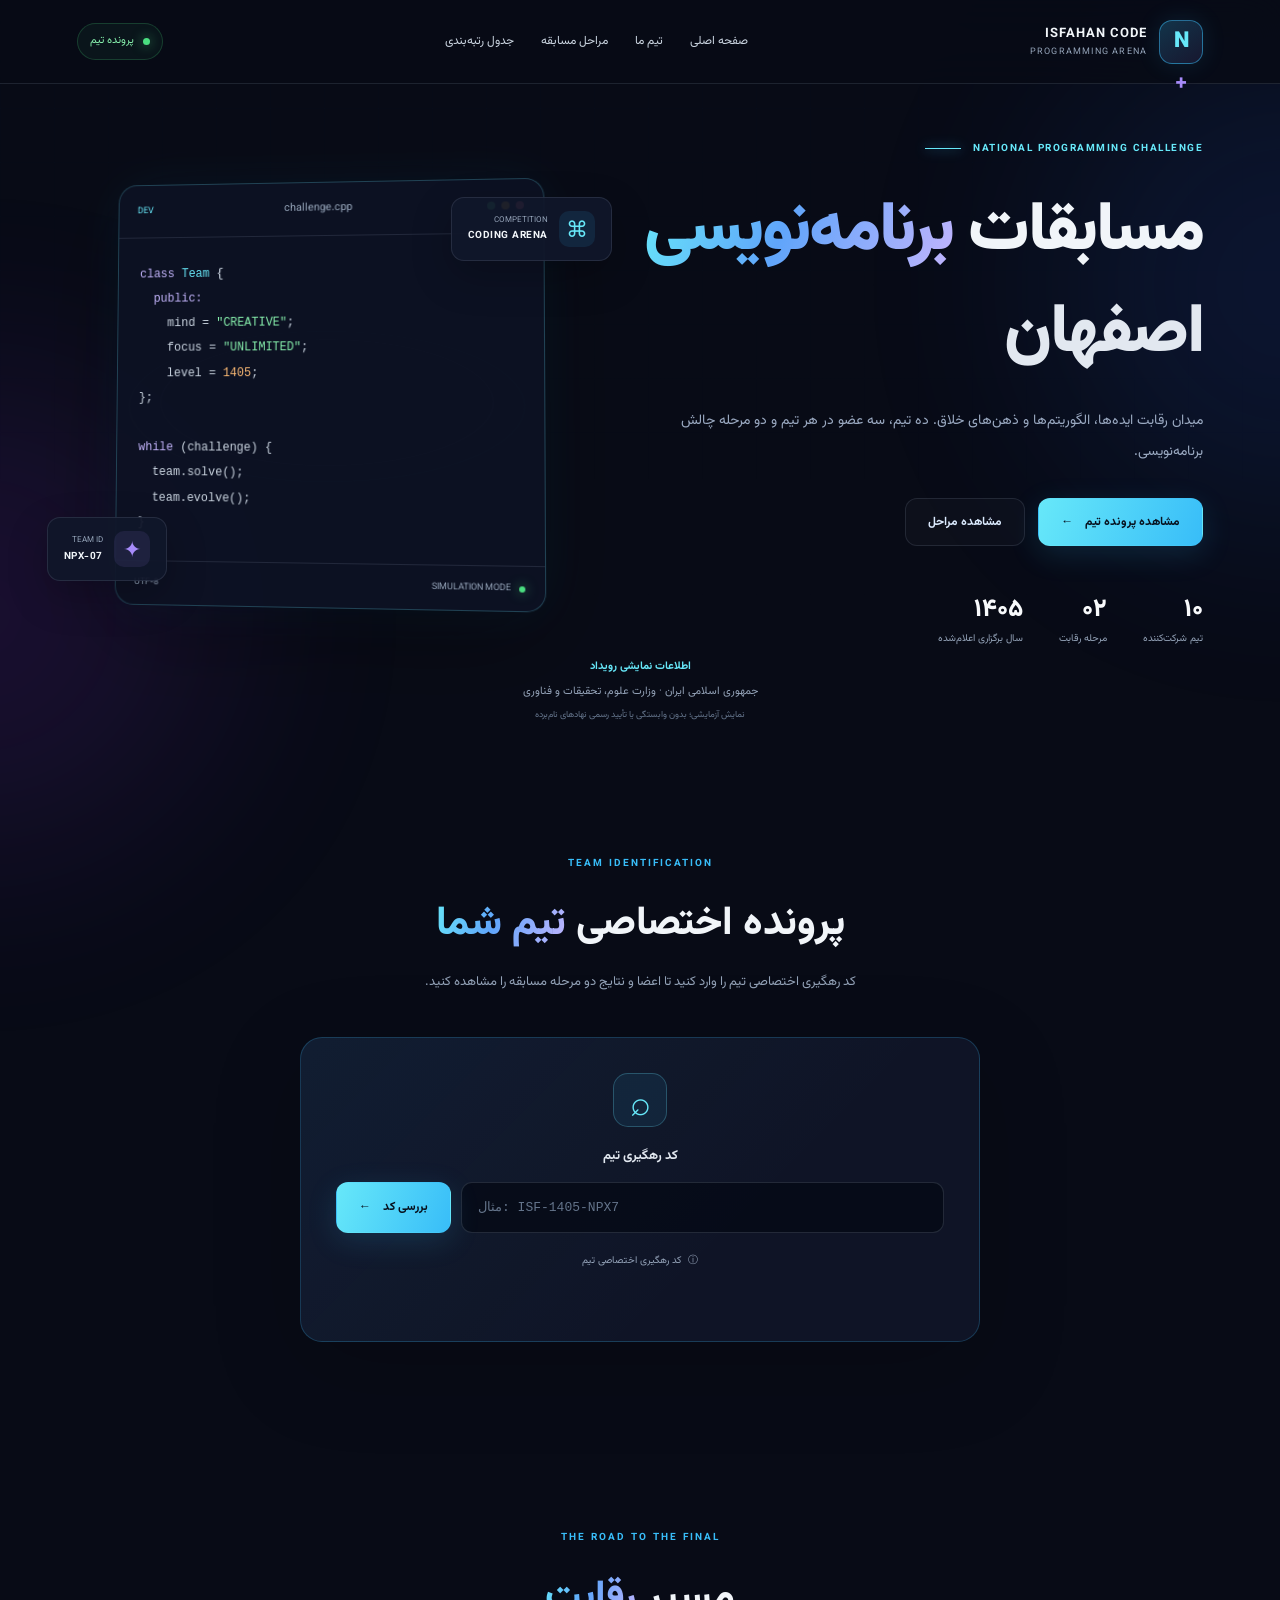
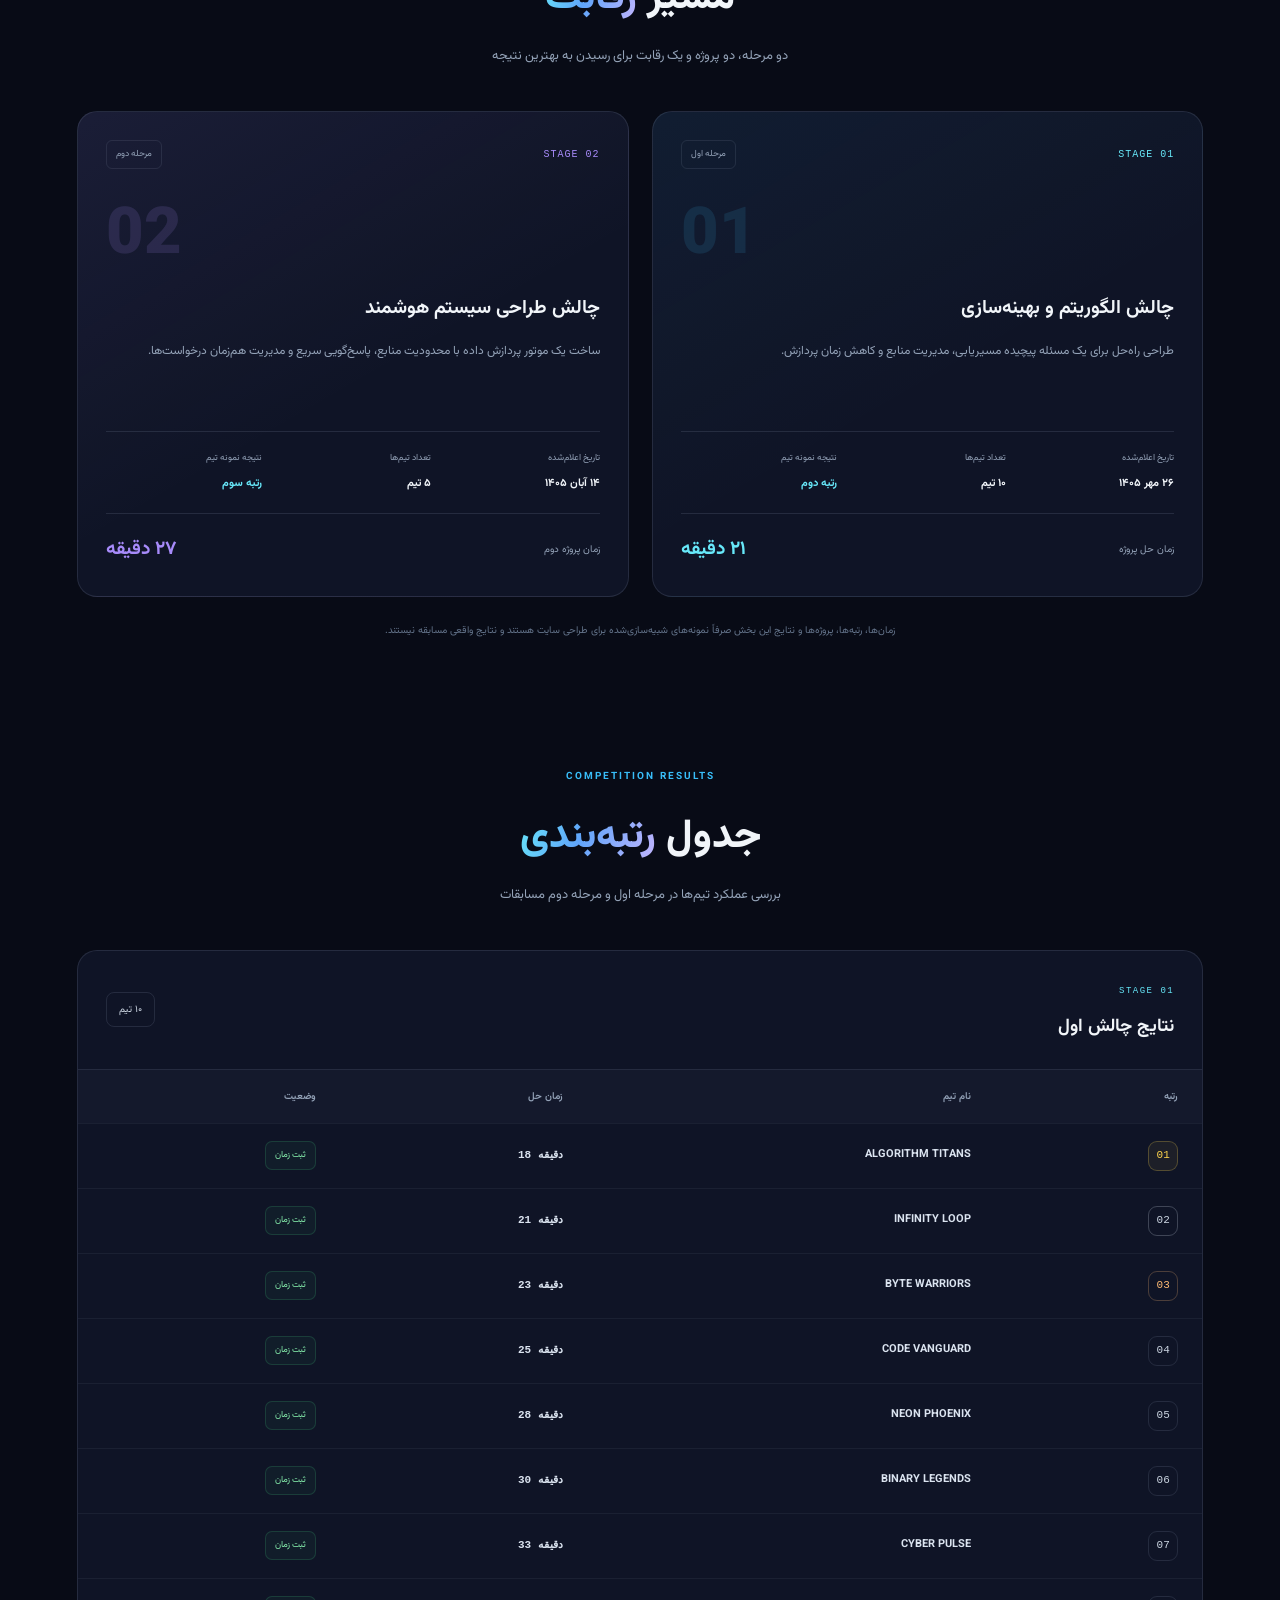
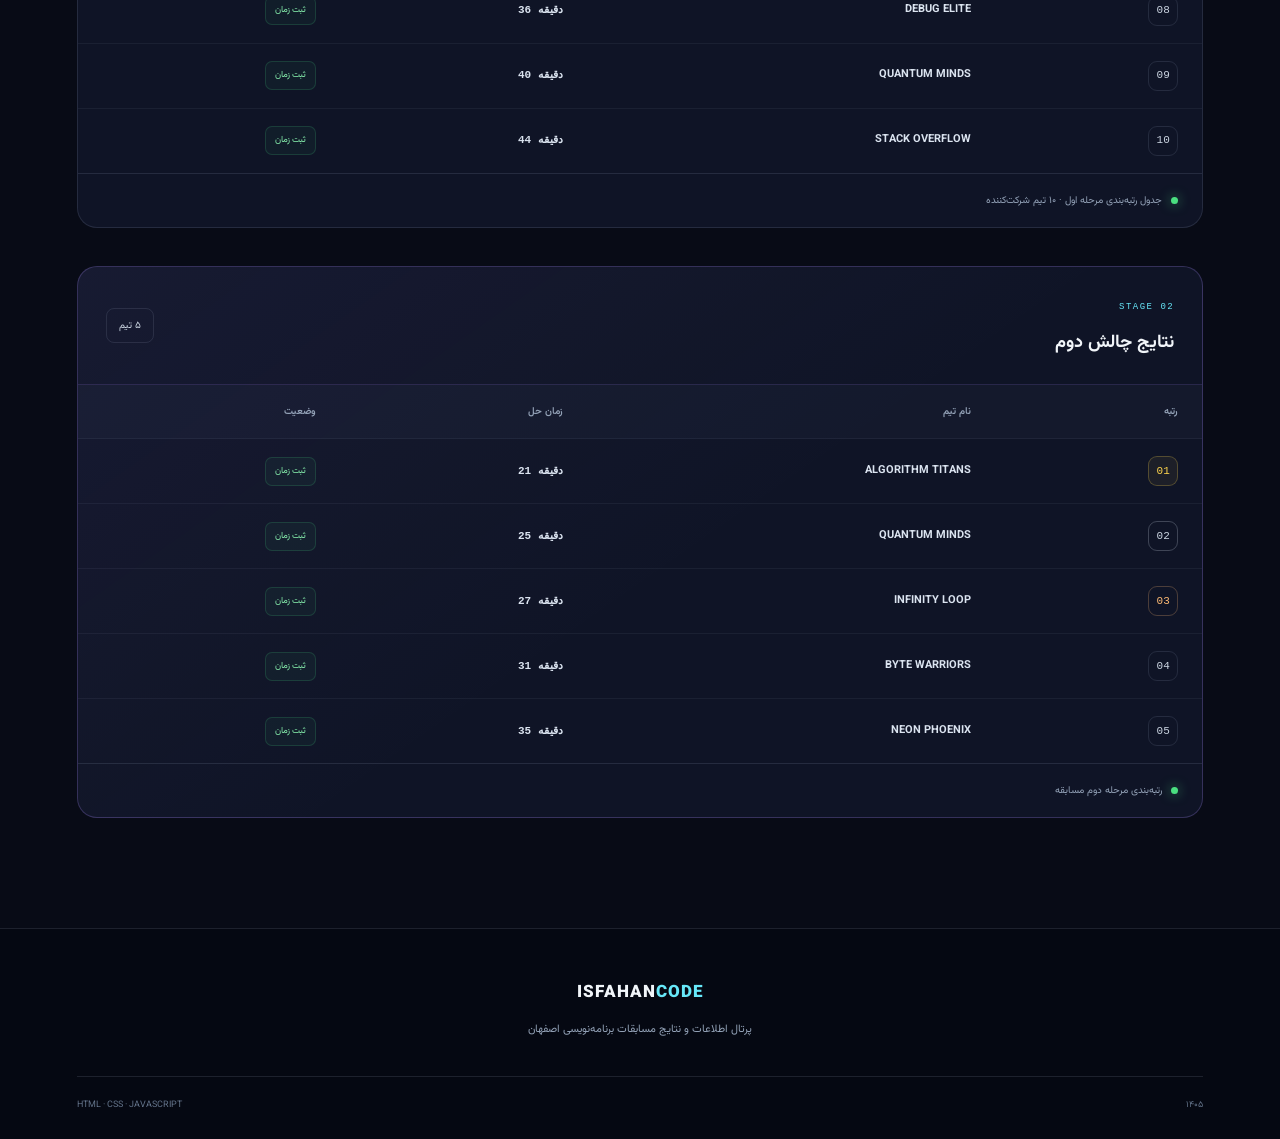
<file: index.html>
<!DOCTYPE html>
<html lang="fa" dir="rtl">
<head>
    <meta charset="UTF-8">
    <meta name="viewport" content="width=device-width, initial-scale=1.0">

    <meta name="theme-color" content="#080b16">
   <meta name="description" content="پرتال اطلاعات و نتایج مسابقات برنامه‌نویسی اصفهان">

<title>مسابقات برنامه‌نویسی اصفهان | Isfahan Code</title>

    <link rel="stylesheet" href="style.css">
</head>

<body>

    <div class="ambient ambient-one"></div>
    <div class="ambient ambient-two"></div>
    <div class="grid-overlay"></div>

    <header class="topbar">
        <a href="#home" class="brand">
            <span class="brand-symbol">N<span>+</span></span>
            <span class="brand-text">
                <strong>ISFAHAN CODE</strong>
                <small>PROGRAMMING ARENA</small>
            </span>
        </a>

        <nav class="navigation">
            <a href="#home">صفحه اصلی</a>
            <a href="#team">تیم ما</a>
            <a href="#stages">مراحل مسابقه</a>
            <a href="#leaderboard">جدول رتبه‌بندی</a>
        </nav>

     <span class="demo-badge">
    <span class="status-dot"></span>
    پرونده تیم
</span>
    </header>

    <main id="home">

        <!-- HERO -->
        <section class="hero section-container">

            <div class="hero-content">

                <div class="eyebrow">
                    <span class="eyebrow-line"></span>
                    NATIONAL PROGRAMMING CHALLENGE
                </div>

                <h1>
                    مسابقات
                    <span class="gradient-text">برنامه‌نویسی</span>
                    <br>
                    <span class="hero-city">اصفهان</span>
                </h1>

                <p class="hero-description">
                    میدان رقابت ایده‌ها، الگوریتم‌ها و ذهن‌های خلاق.
                    ده تیم، سه عضو در هر تیم و دو مرحله چالش برنامه‌نویسی.
                </p>

                <div class="hero-actions">
                    <a href="#tracking" class="button button-primary">
                        مشاهده پرونده تیم
                        <span>←</span>
                    </a>

                    <a href="#stages" class="button button-secondary">
                        مشاهده مراحل
                    </a>
                </div>

                <div class="hero-meta">
                    <div>
                        <strong>۱۰</strong>
                        <span>تیم شرکت‌کننده</span>
                    </div>

                    <div>
                        <strong>۰۲</strong>
                        <span>مرحله رقابت</span>
                    </div>

                    <div>
                        <strong>۱۴۰۵</strong>
                        <span>سال برگزاری اعلام‌شده</span>
                    </div>
                </div>

            </div>

            <div class="hero-visual">

                <div class="orbit orbit-one"></div>
                <div class="orbit orbit-two"></div>

                <div class="code-window">
                    <div class="window-header">
                        <div class="window-dots">
                            <i></i>
                            <i></i>
                            <i></i>
                        </div>
                        <span>challenge.cpp</span>
                        <span class="window-lock">DEV</span>
                    </div>

                    <div class="code-content" dir="ltr">
                        <p><span class="code-purple">class</span> <span class="code-blue">Team</span> {</p>
                        <p>&nbsp;&nbsp;<span class="code-purple">public:</span></p>
                        <p>&nbsp;&nbsp;&nbsp;&nbsp;mind = <span class="code-green">"CREATIVE"</span>;</p>
                        <p>&nbsp;&nbsp;&nbsp;&nbsp;focus = <span class="code-green">"UNLIMITED"</span>;</p>
                        <p>&nbsp;&nbsp;&nbsp;&nbsp;level = <span class="code-orange">1405</span>;</p>
                        <p>};</p>
                        <br>
                        <p><span class="code-purple">while</span> (challenge) {</p>
                        <p>&nbsp;&nbsp;team.solve();</p>
                        <p>&nbsp;&nbsp;team.evolve();</p>
                        <p>}</p>
                    </div>

                    <div class="code-footer">
                        <span><i class="status-dot"></i> SIMULATION MODE</span>
                        <span>UTF-8</span>
                    </div>
                </div>

                <div class="floating-tag tag-top">
                    <span class="tag-icon">⌘</span>
                    <span>
                        <small>COMPETITION</small>
                        <strong>CODING ARENA</strong>
                    </span>
                </div>

                <div class="floating-tag tag-bottom">
                    <span class="tag-icon purple-icon">✦</span>
                    <span>
                        <small>TEAM ID</small>
                        <strong>NPX-07</strong>
                    </span>
                </div>

            </div>

            <div class="official-note">
                <span>اطلاعات نمایشی رویداد</span>
                <span>جمهوری اسلامی ایران · وزارت علوم، تحقیقات و فناوری</span>
                <span class="note-disclaimer">
                    نمایش آزمایشی؛ بدون وابستگی یا تأیید رسمی نهادهای نام‌برده
                </span>
            </div>

        </section>

        <!-- TRACKING -->
        <section id="tracking" class="tracking-section section-container">

            <div class="section-heading">
                <span class="section-kicker">TEAM IDENTIFICATION</span>
                <h2>پرونده اختصاصی <span class="gradient-text">تیم شما</span></h2>
              <p>
    کد رهگیری اختصاصی تیم را وارد کنید تا اعضا و نتایج دو مرحله مسابقه را مشاهده کنید.
</p>
            </div>

            <form id="trackingForm" class="tracking-box">

                <div class="tracking-icon">⌕</div>

                <label for="trackingCode">کد رهگیری تیم</label>

                <div class="tracking-input-row">
                    <input
                        type="text"
                        id="trackingCode"
                        placeholder="مثال: ISF-1405-NPX7"
                        autocomplete="off"
                        spellcheck="false"
                        required
                    >

                    <button type="submit" class="button button-primary">
                        بررسی کد
                        <span>←</span>
                    </button>
                </div>

               <div class="tracking-hint">
    <span>ⓘ</span>
    کد رهگیری اختصاصی تیم
</div>

                <p id="trackingMessage" class="tracking-message" role="status"></p>

            </form>

        </section>

        <!-- TEAM PROFILE -->
        <section id="team" class="team-section section-container hidden">

            <div class="section-heading">
                <span class="section-kicker">TEAM DOSSIER / 001</span>
                <h2>هویت تیم <span class="gradient-text">شما</span></h2>
               <p>اعضای تیم، سوابق عملکرد و نتایج دو مرحله رقابت</p>
            </div>

            <div class="team-banner">

                <div class="team-banner-content">
                  <span class="team-label">TEAM PROFILE · INFINITY LOOP</span>

<h3 id="teamName">INFINITY LOOP</h3>

                    <p id="teamSlogan">
                        سه ذهن، یک هدف، بی‌نهایت راه‌حل
                    </p>

                    <div class="team-code-line">
                        <span>TEAM TRACKING ID</span>
                        <strong id="displayTrackingCode">ISF-1405-NPX7</strong>
                    </div>
                </div>

                <div class="team-emblem">
                    <div class="emblem-ring"></div>
                  <div class="emblem-core">∞<span>✦</span></div>
<span class="emblem-caption">INFINITY / 07</span>
                </div>

               <div class="banner-watermark">∞</div>

            </div>

            <div class="members-heading">
                <div>
                    <span class="section-kicker">THE MINDS BEHIND THE CODE</span>
                    <h3>اعضای تیم</h3>
                </div>

                <span class="member-count">۰۳ عضو</span>
            </div>

            <div id="membersGrid" class="members-grid"></div>

            <div class="stats-grid">

                <article class="stat-card">
                    <span class="stat-icon">◈</span>
                    <span class="stat-label">رتبه مرحله اول</span>
                    <strong>02<span> / 10</span></strong>
                  <small>رتبه دوم در میان ۱۰ تیم شرکت‌کننده</small>
                </article>

                <article class="stat-card">
                    <span class="stat-icon">◷</span>
                    <span class="stat-label">زمان پروژه اول</span>
                    <strong>21<span> دقیقه</span></strong>
                   <small>زمان حل پروژه مرحله اول</small>
                </article>

                <article class="stat-card">
                    <span class="stat-icon">✧</span>
                    <span class="stat-label">رتبه مرحله دوم</span>
                    <strong>03<span> / 05</span></strong>
                  <small>رتبه سوم در میان ۵ تیم راه‌یافته</small>
                </article>

                <article class="stat-card">
                    <span class="stat-icon">⌘</span>
                    <span class="stat-label">تعداد اعضا</span>
                    <strong>03<span> نفر</span></strong>
                    <small>ساختار تیم</small>
                </article>

            </div>

        </section>

        <!-- STAGES -->
        <section id="stages" class="stages-section section-container">

            <div class="section-heading">
                <span class="section-kicker">THE ROAD TO THE FINAL</span>
                <h2>مسیر <span class="gradient-text">رقابت</span></h2>
                <p>دو مرحله، دو پروژه و یک رقابت برای رسیدن به بهترین نتیجه</p>
            </div>

            <div class="timeline">

                <article class="stage-card stage-completed">

                    <div class="stage-top">
                        <span class="stage-number">STAGE 01</span>
                      <span class="stage-status">مرحله اول</span>
                    </div>

                    <div class="stage-symbol">01</div>

                    <h3>چالش الگوریتم و بهینه‌سازی</h3>

                    <p>
                        طراحی راه‌حل برای یک مسئله پیچیده مسیریابی،
                        مدیریت منابع و کاهش زمان پردازش.
                    </p>

                    <div class="stage-details">
                        <div>
                            <span>تاریخ اعلام‌شده</span>
                            <strong>۲۶ مهر ۱۴۰۵</strong>
                        </div>

                        <div>
                            <span>تعداد تیم‌ها</span>
                            <strong>۱۰ تیم</strong>
                        </div>

                        <div>
                            <span>نتیجه نمونه تیم</span>
                            <strong class="highlight-result">رتبه دوم</strong>
                        </div>
                    </div>

                    <div class="stage-result">
                    <span>زمان حل پروژه</span>
                        <strong>۲۱ دقیقه</strong>
                    </div>

                </article>

                <article class="stage-card stage-final">

                    <div class="stage-top">
                        <span class="stage-number">STAGE 02</span>
                      <span class="stage-status">مرحله دوم</span>
                    </div>

                    <div class="stage-symbol">02</div>

                    <h3>چالش طراحی سیستم هوشمند</h3>

                    <p>
                        ساخت یک موتور پردازش داده با محدودیت منابع،
                        پاسخ‌گویی سریع و مدیریت هم‌زمان درخواست‌ها.
                    </p>

                    <div class="stage-details">
                        <div>
                            <span>تاریخ اعلام‌شده</span>
                            <strong>۱۴ آبان ۱۴۰۵</strong>
                        </div>

                        <div>
                            <span>تعداد تیم‌ها</span>
                            <strong>۵ تیم</strong>
                        </div>

                        <div>
                            <span>نتیجه نمونه تیم</span>
                            <strong class="highlight-result">رتبه سوم</strong>
                        </div>
                    </div>

                    <div class="stage-result">
                        <span>زمان پروژه دوم</span>
                        <strong>۲۷ دقیقه</strong>
                    </div>

                </article>

            </div>

            <p class="demo-disclaimer">
                زمان‌ها، رتبه‌ها، پروژه‌ها و نتایج این بخش صرفاً نمونه‌های
                شبیه‌سازی‌شده برای طراحی سایت هستند و نتایج واقعی مسابقه نیستند.
            </p>

        </section>

        <!-- LEADERBOARD -->
        <section id="leaderboard" class="leaderboard-section section-container">

            <div class="section-heading">
               <span class="section-kicker">COMPETITION RESULTS</span>
                <h2>جدول <span class="gradient-text">رتبه‌بندی</span></h2>
               <p>
    بررسی عملکرد تیم‌ها در مرحله اول و مرحله دوم مسابقات
</p>
            </div>

            <div class="leaderboard-card">

                <div class="leaderboard-header">
                    <div>
                        <span class="leaderboard-eyebrow">STAGE 01</span>
                        <h3>نتایج چالش اول</h3>
                    </div>

                    <span class="leaderboard-total">۱۰ تیم</span>
                </div>

                <div class="table-wrapper">
                    <table>
                        <thead>
                            <tr>
                                <th>رتبه</th>
                                <th>نام تیم</th>
                                <th>زمان حل</th>
                                <th>وضعیت</th>
                            </tr>
                        </thead>

                        <tbody id="leaderboardBody"></tbody>
                    </table>
                </div>

               <div class="table-footer">
    <span class="status-dot"></span>
    جدول رتبه‌بندی مرحله اول · ۱۰ تیم شرکت‌کننده
</div>

            </div>
<!-- STAGE 02 LEADERBOARD -->

<div class="leaderboard-card second-stage-leaderboard">

    <div class="leaderboard-header">

        <div>
            <span class="leaderboard-eyebrow">STAGE 02</span>
            <h3>نتایج چالش دوم</h3>
        </div>

        <span class="leaderboard-total">۵ تیم</span>

    </div>

    <div class="table-wrapper">

        <table>

            <thead>
                <tr>
                    <th>رتبه</th>
                    <th>نام تیم</th>
                    <th>زمان حل</th>
                    <th>وضعیت</th>
                </tr>
            </thead>

            <tbody id="secondLeaderboardBody"></tbody>

        </table>

    </div>

    <div class="table-footer">
        <span class="status-dot"></span>
        رتبه‌بندی مرحله دوم مسابقه
    </div>

</div>
        </section>

        <!-- FOOTER -->
        <footer class="footer">

            <a href="#home" class="footer-brand">ISFAHAN<span>CODE</span></a>

          <p>
    پرتال اطلاعات و نتایج مسابقات برنامه‌نویسی اصفهان
</p>
           

            <div class="footer-bottom">
                <span>HTML · CSS · JAVASCRIPT</span>
                <span>۱۴۰۵</span>
            </div>

        </footer>

    </main>

    <script src="script.js"></script>

</body>
</html>
</file>
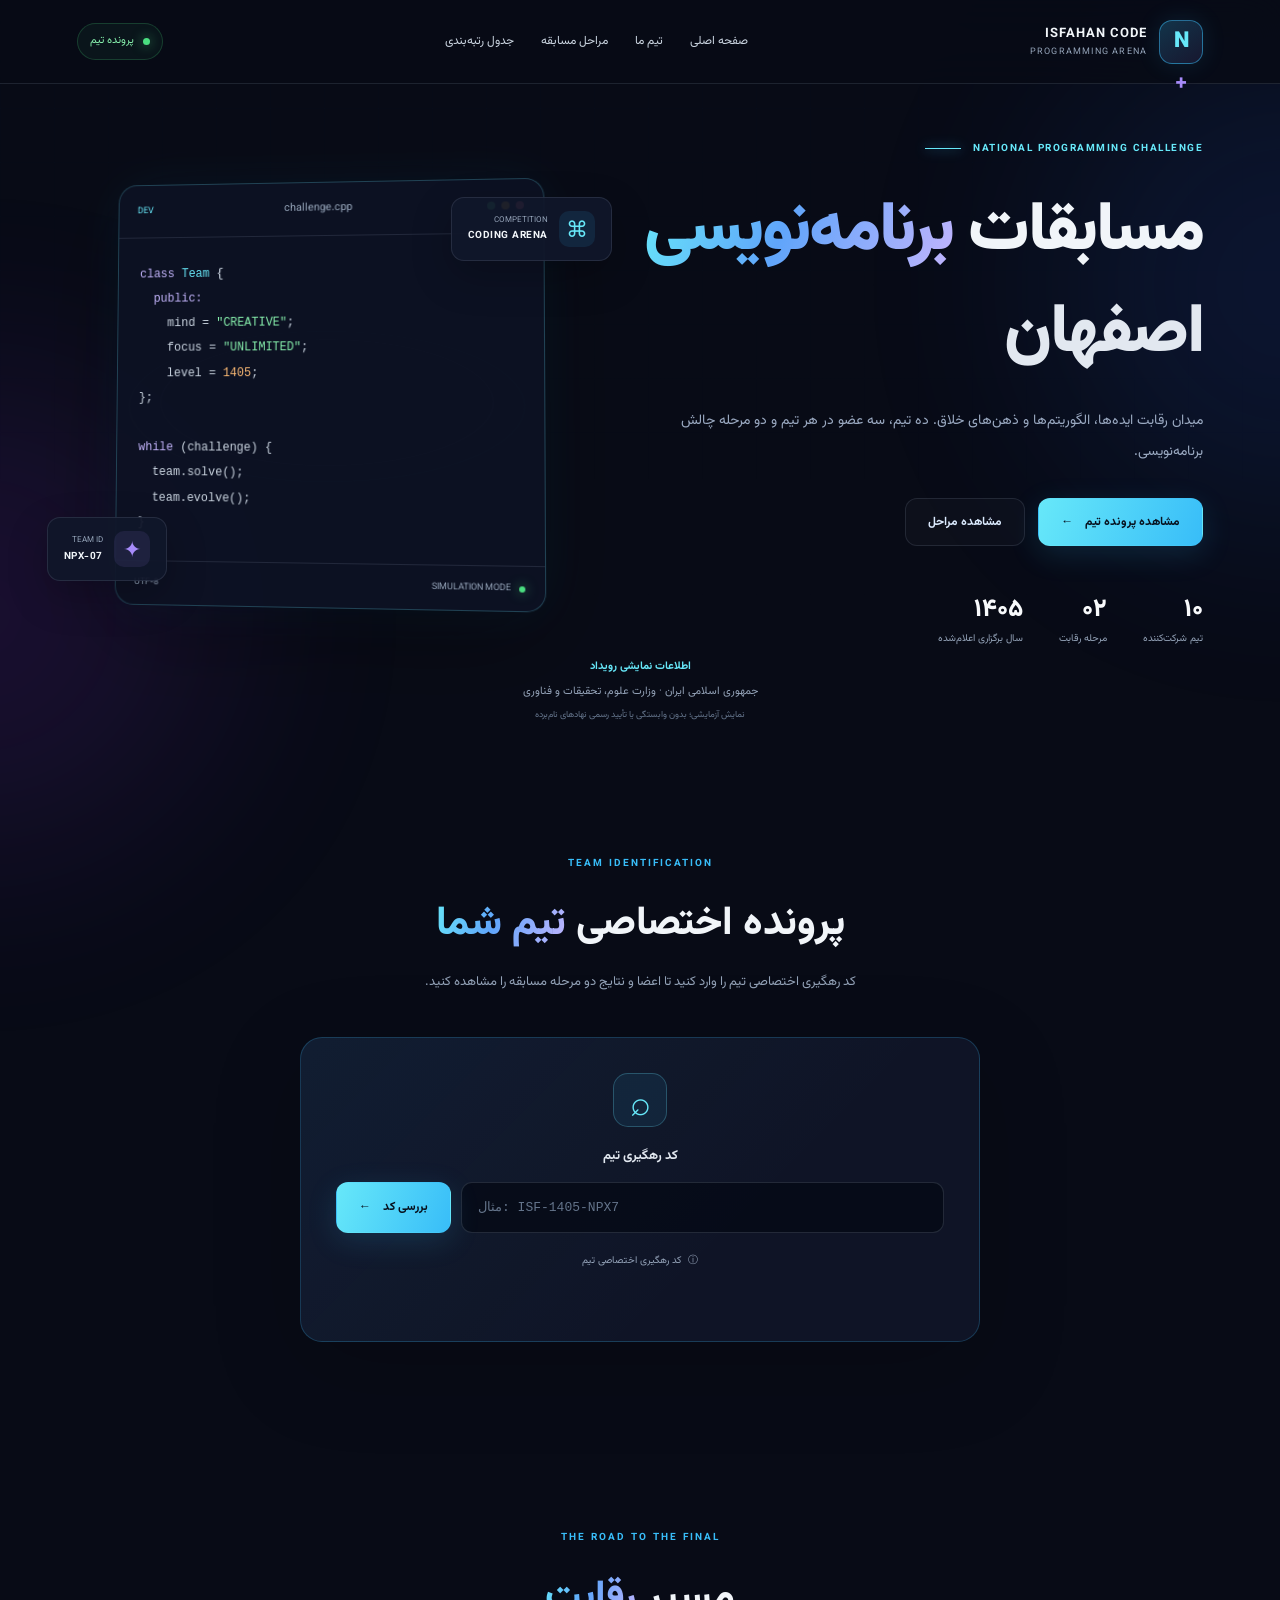
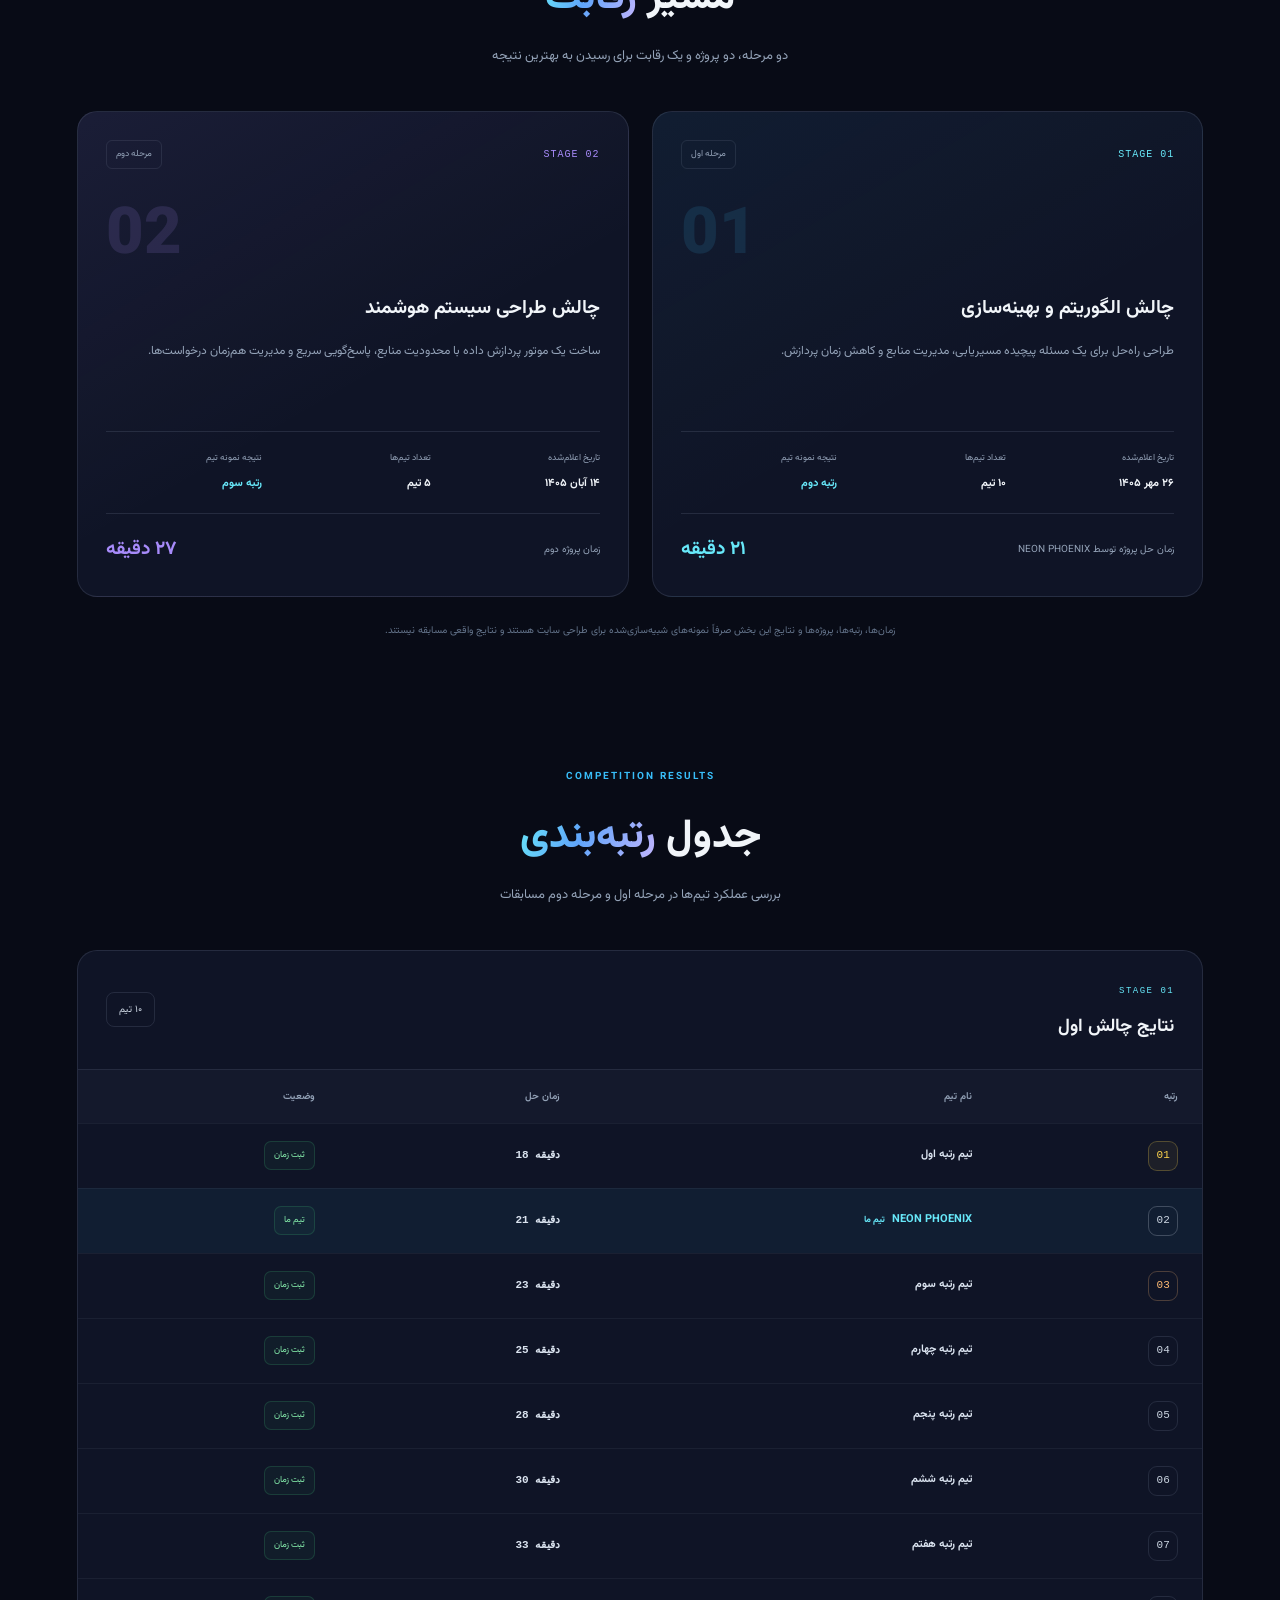
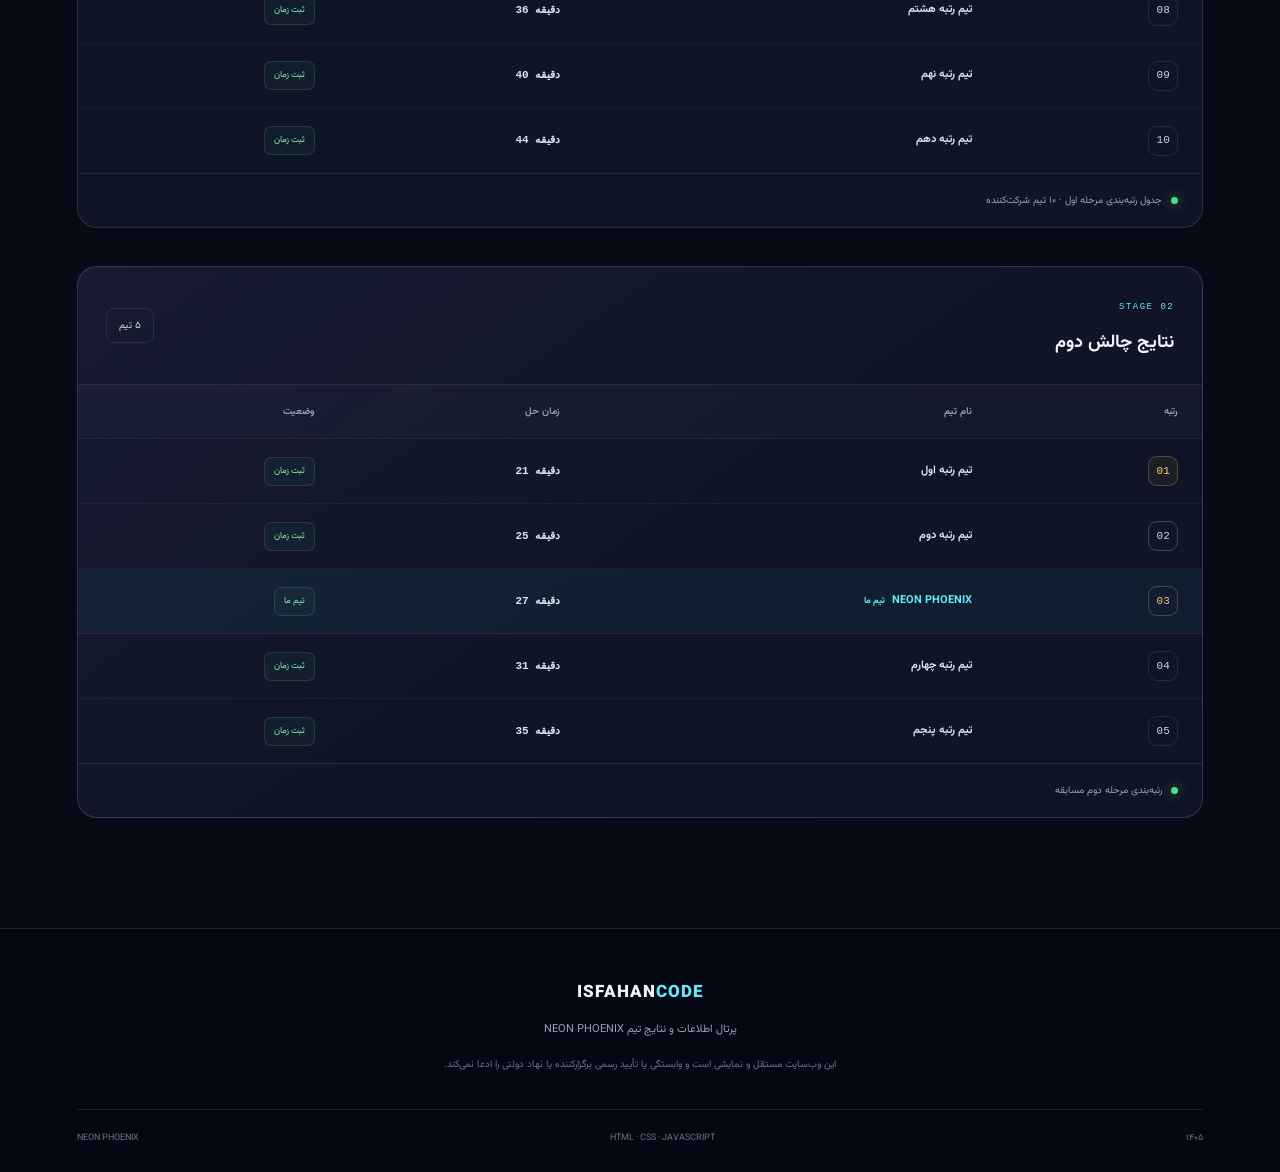
<file: Cup/index.html>
<!DOCTYPE html>
<html lang="fa" dir="rtl">
<head>
    <meta charset="UTF-8">
    <meta name="viewport" content="width=device-width, initial-scale=1.0">

    <meta name="theme-color" content="#080b16">
   <meta name="description" content="پرتال اطلاعات تیم NEON PHOENIX و نتایج مراحل مسابقات برنامه‌نویسی اصفهان">

<title>مسابقات برنامه‌نویسی اصفهان | NEON PHOENIX</title>

    <link rel="stylesheet" href="style.css">
</head>

<body>

    <div class="ambient ambient-one"></div>
    <div class="ambient ambient-two"></div>
    <div class="grid-overlay"></div>

    <header class="topbar">
        <a href="#home" class="brand">
            <span class="brand-symbol">N<span>+</span></span>
            <span class="brand-text">
                <strong>ISFAHAN CODE</strong>
                <small>PROGRAMMING ARENA</small>
            </span>
        </a>

        <nav class="navigation">
            <a href="#home">صفحه اصلی</a>
            <a href="#team">تیم ما</a>
            <a href="#stages">مراحل مسابقه</a>
            <a href="#leaderboard">جدول رتبه‌بندی</a>
        </nav>

     <span class="demo-badge">
    <span class="status-dot"></span>
    پرونده تیم
</span>
    </header>

    <main id="home">

        <!-- HERO -->
        <section class="hero section-container">

            <div class="hero-content">

                <div class="eyebrow">
                    <span class="eyebrow-line"></span>
                    NATIONAL PROGRAMMING CHALLENGE
                </div>

                <h1>
                    مسابقات
                    <span class="gradient-text">برنامه‌نویسی</span>
                    <br>
                    <span class="hero-city">اصفهان</span>
                </h1>

                <p class="hero-description">
                    میدان رقابت ایده‌ها، الگوریتم‌ها و ذهن‌های خلاق.
                    ده تیم، سه عضو در هر تیم و دو مرحله چالش برنامه‌نویسی.
                </p>

                <div class="hero-actions">
                    <a href="#tracking" class="button button-primary">
                        مشاهده پرونده تیم
                        <span>←</span>
                    </a>

                    <a href="#stages" class="button button-secondary">
                        مشاهده مراحل
                    </a>
                </div>

                <div class="hero-meta">
                    <div>
                        <strong>۱۰</strong>
                        <span>تیم شرکت‌کننده</span>
                    </div>

                    <div>
                        <strong>۰۲</strong>
                        <span>مرحله رقابت</span>
                    </div>

                    <div>
                        <strong>۱۴۰۵</strong>
                        <span>سال برگزاری اعلام‌شده</span>
                    </div>
                </div>

            </div>

            <div class="hero-visual">

                <div class="orbit orbit-one"></div>
                <div class="orbit orbit-two"></div>

                <div class="code-window">
                    <div class="window-header">
                        <div class="window-dots">
                            <i></i>
                            <i></i>
                            <i></i>
                        </div>
                        <span>challenge.cpp</span>
                        <span class="window-lock">DEV</span>
                    </div>

                    <div class="code-content" dir="ltr">
                        <p><span class="code-purple">class</span> <span class="code-blue">Team</span> {</p>
                        <p>&nbsp;&nbsp;<span class="code-purple">public:</span></p>
                        <p>&nbsp;&nbsp;&nbsp;&nbsp;mind = <span class="code-green">"CREATIVE"</span>;</p>
                        <p>&nbsp;&nbsp;&nbsp;&nbsp;focus = <span class="code-green">"UNLIMITED"</span>;</p>
                        <p>&nbsp;&nbsp;&nbsp;&nbsp;level = <span class="code-orange">1405</span>;</p>
                        <p>};</p>
                        <br>
                        <p><span class="code-purple">while</span> (challenge) {</p>
                        <p>&nbsp;&nbsp;team.solve();</p>
                        <p>&nbsp;&nbsp;team.evolve();</p>
                        <p>}</p>
                    </div>

                    <div class="code-footer">
                        <span><i class="status-dot"></i> SIMULATION MODE</span>
                        <span>UTF-8</span>
                    </div>
                </div>

                <div class="floating-tag tag-top">
                    <span class="tag-icon">⌘</span>
                    <span>
                        <small>COMPETITION</small>
                        <strong>CODING ARENA</strong>
                    </span>
                </div>

                <div class="floating-tag tag-bottom">
                    <span class="tag-icon purple-icon">✦</span>
                    <span>
                        <small>TEAM ID</small>
                        <strong>NPX-07</strong>
                    </span>
                </div>

            </div>

            <div class="official-note">
                <span>اطلاعات نمایشی رویداد</span>
                <span>جمهوری اسلامی ایران · وزارت علوم، تحقیقات و فناوری</span>
                <span class="note-disclaimer">
                    نمایش آزمایشی؛ بدون وابستگی یا تأیید رسمی نهادهای نام‌برده
                </span>
            </div>

        </section>

        <!-- TRACKING -->
        <section id="tracking" class="tracking-section section-container">

            <div class="section-heading">
                <span class="section-kicker">TEAM IDENTIFICATION</span>
                <h2>پرونده اختصاصی <span class="gradient-text">تیم شما</span></h2>
              <p>
    کد رهگیری اختصاصی تیم را وارد کنید تا اعضا و نتایج دو مرحله مسابقه را مشاهده کنید.
</p>
            </div>

            <form id="trackingForm" class="tracking-box">

                <div class="tracking-icon">⌕</div>

                <label for="trackingCode">کد رهگیری تیم</label>

                <div class="tracking-input-row">
                    <input
                        type="text"
                        id="trackingCode"
                        placeholder="مثال: ISF-1405-NPX7"
                        autocomplete="off"
                        spellcheck="false"
                        required
                    >

                    <button type="submit" class="button button-primary">
                        بررسی کد
                        <span>←</span>
                    </button>
                </div>

               <div class="tracking-hint">
    <span>ⓘ</span>
    کد رهگیری اختصاصی تیم
</div>

                <p id="trackingMessage" class="tracking-message" role="status"></p>

            </form>

        </section>

        <!-- TEAM PROFILE -->
        <section id="team" class="team-section section-container hidden">

            <div class="section-heading">
                <span class="section-kicker">TEAM DOSSIER / 001</span>
                <h2>هویت تیم <span class="gradient-text">شما</span></h2>
               <p>اعضای تیم، سوابق عملکرد و نتایج دو مرحله رقابت</p>
            </div>

            <div class="team-banner">

                <div class="team-banner-content">
                   <span class="team-label">TEAM PROFILE · NEON PHOENIX</span>

                    <h3 id="teamName">NEON PHOENIX</h3>

                    <p id="teamSlogan">
                        سه ذهن، یک هدف، بی‌نهایت راه‌حل
                    </p>

                    <div class="team-code-line">
                        <span>TEAM TRACKING ID</span>
                        <strong id="displayTrackingCode">ISF-1405-NPX7</strong>
                    </div>
                </div>

                <div class="team-emblem">
                    <div class="emblem-ring"></div>
                    <div class="emblem-core">N<span>✦</span></div>
                    <span class="emblem-caption">NEON / 07</span>
                </div>

                <div class="banner-watermark">NPX</div>

            </div>

            <div class="members-heading">
                <div>
                    <span class="section-kicker">THE MINDS BEHIND THE CODE</span>
                    <h3>اعضای تیم</h3>
                </div>

                <span class="member-count">۰۳ عضو</span>
            </div>

            <div id="membersGrid" class="members-grid"></div>

            <div class="stats-grid">

                <article class="stat-card">
                    <span class="stat-icon">◈</span>
                    <span class="stat-label">رتبه مرحله اول</span>
                    <strong>02<span> / 10</span></strong>
                  <small>رتبه دوم در میان ۱۰ تیم شرکت‌کننده</small>
                </article>

                <article class="stat-card">
                    <span class="stat-icon">◷</span>
                    <span class="stat-label">زمان پروژه اول</span>
                    <strong>21<span> دقیقه</span></strong>
                   <small>زمان حل پروژه مرحله اول</small>
                </article>

                <article class="stat-card">
                    <span class="stat-icon">✧</span>
                    <span class="stat-label">رتبه مرحله دوم</span>
                    <strong>03<span> / 05</span></strong>
                  <small>رتبه سوم در میان ۵ تیم راه‌یافته</small>
                </article>

                <article class="stat-card">
                    <span class="stat-icon">⌘</span>
                    <span class="stat-label">تعداد اعضا</span>
                    <strong>03<span> نفر</span></strong>
                    <small>ساختار تیم</small>
                </article>

            </div>

        </section>

        <!-- STAGES -->
        <section id="stages" class="stages-section section-container">

            <div class="section-heading">
                <span class="section-kicker">THE ROAD TO THE FINAL</span>
                <h2>مسیر <span class="gradient-text">رقابت</span></h2>
                <p>دو مرحله، دو پروژه و یک رقابت برای رسیدن به بهترین نتیجه</p>
            </div>

            <div class="timeline">

                <article class="stage-card stage-completed">

                    <div class="stage-top">
                        <span class="stage-number">STAGE 01</span>
                      <span class="stage-status">مرحله اول</span>
                    </div>

                    <div class="stage-symbol">01</div>

                    <h3>چالش الگوریتم و بهینه‌سازی</h3>

                    <p>
                        طراحی راه‌حل برای یک مسئله پیچیده مسیریابی،
                        مدیریت منابع و کاهش زمان پردازش.
                    </p>

                    <div class="stage-details">
                        <div>
                            <span>تاریخ اعلام‌شده</span>
                            <strong>۲۶ مهر ۱۴۰۵</strong>
                        </div>

                        <div>
                            <span>تعداد تیم‌ها</span>
                            <strong>۱۰ تیم</strong>
                        </div>

                        <div>
                            <span>نتیجه نمونه تیم</span>
                            <strong class="highlight-result">رتبه دوم</strong>
                        </div>
                    </div>

                    <div class="stage-result">
                       <span>زمان حل پروژه توسط NEON PHOENIX</span>
                        <strong>۲۱ دقیقه</strong>
                    </div>

                </article>

                <article class="stage-card stage-final">

                    <div class="stage-top">
                        <span class="stage-number">STAGE 02</span>
                      <span class="stage-status">مرحله دوم</span>
                    </div>

                    <div class="stage-symbol">02</div>

                    <h3>چالش طراحی سیستم هوشمند</h3>

                    <p>
                        ساخت یک موتور پردازش داده با محدودیت منابع،
                        پاسخ‌گویی سریع و مدیریت هم‌زمان درخواست‌ها.
                    </p>

                    <div class="stage-details">
                        <div>
                            <span>تاریخ اعلام‌شده</span>
                            <strong>۱۴ آبان ۱۴۰۵</strong>
                        </div>

                        <div>
                            <span>تعداد تیم‌ها</span>
                            <strong>۵ تیم</strong>
                        </div>

                        <div>
                            <span>نتیجه نمونه تیم</span>
                            <strong class="highlight-result">رتبه سوم</strong>
                        </div>
                    </div>

                    <div class="stage-result">
                        <span>زمان پروژه دوم</span>
                        <strong>۲۷ دقیقه</strong>
                    </div>

                </article>

            </div>

            <p class="demo-disclaimer">
                زمان‌ها، رتبه‌ها، پروژه‌ها و نتایج این بخش صرفاً نمونه‌های
                شبیه‌سازی‌شده برای طراحی سایت هستند و نتایج واقعی مسابقه نیستند.
            </p>

        </section>

        <!-- LEADERBOARD -->
        <section id="leaderboard" class="leaderboard-section section-container">

            <div class="section-heading">
               <span class="section-kicker">COMPETITION RESULTS</span>
                <h2>جدول <span class="gradient-text">رتبه‌بندی</span></h2>
               <p>
    بررسی عملکرد تیم‌ها در مرحله اول و مرحله دوم مسابقات
</p>
            </div>

            <div class="leaderboard-card">

                <div class="leaderboard-header">
                    <div>
                        <span class="leaderboard-eyebrow">STAGE 01</span>
                        <h3>نتایج چالش اول</h3>
                    </div>

                    <span class="leaderboard-total">۱۰ تیم</span>
                </div>

                <div class="table-wrapper">
                    <table>
                        <thead>
                            <tr>
                                <th>رتبه</th>
                                <th>نام تیم</th>
                                <th>زمان حل</th>
                                <th>وضعیت</th>
                            </tr>
                        </thead>

                        <tbody id="leaderboardBody"></tbody>
                    </table>
                </div>

               <div class="table-footer">
    <span class="status-dot"></span>
    جدول رتبه‌بندی مرحله اول · ۱۰ تیم شرکت‌کننده
</div>

            </div>
<!-- STAGE 02 LEADERBOARD -->

<div class="leaderboard-card second-stage-leaderboard">

    <div class="leaderboard-header">

        <div>
            <span class="leaderboard-eyebrow">STAGE 02</span>
            <h3>نتایج چالش دوم</h3>
        </div>

        <span class="leaderboard-total">۵ تیم</span>

    </div>

    <div class="table-wrapper">

        <table>

            <thead>
                <tr>
                    <th>رتبه</th>
                    <th>نام تیم</th>
                    <th>زمان حل</th>
                    <th>وضعیت</th>
                </tr>
            </thead>

            <tbody id="secondLeaderboardBody"></tbody>

        </table>

    </div>

    <div class="table-footer">
        <span class="status-dot"></span>
        رتبه‌بندی مرحله دوم مسابقه
    </div>

</div>
        </section>

        <!-- FOOTER -->
        <footer class="footer">

            <a href="#home" class="footer-brand">ISFAHAN<span>CODE</span></a>

           <p>
    پرتال اطلاعات و نتایج تیم NEON PHOENIX
</p>

            <p class="footer-disclaimer">
                این وب‌سایت مستقل و نمایشی است و وابستگی یا تأیید رسمی
                برگزارکننده یا نهاد دولتی را ادعا نمی‌کند.
            </p>

            <div class="footer-bottom">
               <span>NEON PHOENIX</span>
                <span>HTML · CSS · JAVASCRIPT</span>
                <span>۱۴۰۵</span>
            </div>

        </footer>

    </main>

    <script src="script.js"></script>

</body>
</html>
</file>
<file: style.css>
@import url('https://fonts.googleapis.com/css2?family=Vazirmatn:wght@300;400;500;600;700;800;900&display=swap');

:root {
    --bg: #080b16;
    --panel: rgba(18, 24, 44, 0.78);
    --panel-solid: #11172a;
    --blue: #38bdf8;
    --cyan: #67e8f9;
    --purple: #a78bfa;
    --text: #f1f5f9;
    --muted: #94a3b8;
    --border: rgba(148, 163, 184, 0.16);
    --green: #4ade80;
}

* {
    margin: 0;
    padding: 0;
    box-sizing: border-box;
}

html {
    scroll-behavior: smooth;
    scroll-padding-top: 100px;
}

body {
    min-height: 100vh;
    overflow-x: hidden;
    background: var(--bg);
    color: var(--text);
    font-family: 'Vazirmatn', Tahoma, sans-serif;
    line-height: 1.9;
}

a {
    color: inherit;
    text-decoration: none;
}

button,
input {
    font: inherit;
}

button,
a {
    -webkit-tap-highlight-color: transparent;
}

button:focus-visible,
a:focus-visible,
input:focus-visible {
    outline: 2px solid var(--cyan);
    outline-offset: 4px;
}

::selection {
    background: var(--blue);
    color: #08111f;
}

.ambient {
    position: fixed;
    width: 480px;
    height: 480px;
    border-radius: 50%;
    filter: blur(110px);
    opacity: 0.12;
    pointer-events: none;
    z-index: -2;
}

.ambient-one {
    top: 5%;
    right: -250px;
    background: #2563eb;
    animation: ambientFloat 12s ease-in-out infinite alternate;
}

.ambient-two {
    bottom: 5%;
    left: -260px;
    background: #9333ea;
    animation: ambientFloat 15s ease-in-out infinite alternate-reverse;
}

.grid-overlay {
    position: fixed;
    inset: 0;
    pointer-events: none;
    z-index: -1;
    opacity: 0.12;

    background-image:
        linear-gradient(rgba(56, 189, 248, 0.08) 1px, transparent 1px),
        linear-gradient(90deg, rgba(56, 189, 248, 0.08) 1px, transparent 1px);

    background-size: 54px 54px;

    mask-image: linear-gradient(to bottom, black, transparent 85%);
}

@keyframes ambientFloat {
    from {
        transform: translate3d(0, -20px, 0);
    }

    to {
        transform: translate3d(30px, 40px, 0);
    }
}

/* HEADER */

.topbar {
    position: sticky;
    top: 0;
    z-index: 100;

    display: flex;
    align-items: center;
    justify-content: space-between;
    gap: 24px;

    min-height: 84px;
    padding: 14px 6%;

    background: rgba(8, 11, 22, 0.84);
    border-bottom: 1px solid var(--border);

    backdrop-filter: blur(22px);
    -webkit-backdrop-filter: blur(22px);
}

.brand {
    display: flex;
    align-items: center;
    gap: 12px;
    flex-shrink: 0;
}

.brand-symbol {
    display: grid;
    place-items: center;

    width: 44px;
    height: 44px;

    border: 1px solid rgba(56, 189, 248, 0.5);
    border-radius: 13px;

    background: linear-gradient(145deg, #12344a, #17172f);

    color: var(--cyan);
    font-size: 22px;
    font-weight: 900;

    box-shadow: 0 0 25px rgba(56, 189, 248, 0.12);
}

.brand-symbol span {
    color: var(--purple);
}

.brand-text {
    display: flex;
    flex-direction: column;
    line-height: 1.6;
}

.brand-text strong {
    font-size: 13px;
    letter-spacing: 1px;
}

.brand-text small {
    color: var(--muted);
    font-size: 9px;
    letter-spacing: 1.2px;
}

.navigation {
    display: flex;
    align-items: center;
    gap: 27px;
}

.navigation a {
    color: #cbd5e1;
    font-size: 12px;
    transition: color 0.25s;
}

.navigation a:hover {
    color: var(--cyan);
}

.demo-badge {
    display: inline-flex;
    align-items: center;
    gap: 9px;

    padding: 7px 12px;
    border: 1px solid rgba(74, 222, 128, 0.2);
    border-radius: 30px;

    color: #86efac;
    background: rgba(74, 222, 128, 0.05);
    font-size: 11px;
    white-space: nowrap;
}

.status-dot {
    display: inline-block;
    width: 7px;
    height: 7px;
    flex-shrink: 0;
    border-radius: 50%;
    background: var(--green);
    box-shadow: 0 0 12px rgba(74, 222, 128, 0.65);
}

/* COMMON */

.section-container {
    width: min(1180px, 88%);
    margin-inline: auto;
}

section {
    scroll-margin-top: 110px;
}

.section-heading {
    margin-bottom: 42px;
    text-align: center;
}

.section-kicker {
    display: inline-block;
    color: var(--blue);
    font-size: 10px;
    font-weight: 700;
    letter-spacing: 2px;
    direction: ltr;
}

.section-heading h2 {
    margin-top: 8px;
    font-size: clamp(27px, 4vw, 40px);
    font-weight: 800;
}

.section-heading p {
    max-width: 650px;
    margin: 8px auto 0;
    color: var(--muted);
    font-size: 13px;
}

.gradient-text {
    background: linear-gradient(110deg, #67e8f9, #60a5fa 45%, #c4b5fd);
    background-clip: text;
    -webkit-background-clip: text;
    color: transparent;
}

.hidden {
    display: none !important;
}

/* HERO */

.hero {
    position: relative;

    display: grid;
    grid-template-columns: 1.08fr 0.92fr;
    align-items: center;
    gap: 40px;

    min-height: 640px;
    padding-top: 55px;
    padding-bottom: 100px;
}

.hero-content {
    position: relative;
    z-index: 2;
}

.eyebrow {
    display: flex;
    align-items: center;
    gap: 12px;

    margin-bottom: 24px;
    color: var(--cyan);

    font-size: 10px;
    font-weight: 700;
    letter-spacing: 1.5px;
    direction: ltr;
    justify-content: flex-end;
}

.eyebrow-line {
    width: 36px;
    height: 1px;
    background: var(--cyan);
    box-shadow: 0 0 12px var(--blue);
}

.hero h1 {
    font-size: clamp(40px, 5.5vw, 68px);
    font-weight: 900;
    line-height: 1.5;
    letter-spacing: -2px;
}

.hero-city {
    color: #e2e8f0;
}

.hero-description {
    max-width: 530px;
    margin-top: 20px;

    color: #9baac2;
    font-size: 14px;
    line-height: 2.2;
}

.hero-actions {
    display: flex;
    align-items: center;
    flex-wrap: wrap;
    gap: 13px;
    margin-top: 30px;
}

.button {
    display: inline-flex;
    align-items: center;
    justify-content: center;
    gap: 12px;

    min-height: 48px;
    padding: 12px 22px;

    border: 1px solid transparent;
    border-radius: 12px;

    cursor: pointer;
    font-size: 12px;
    font-weight: 700;

    transition:
        transform 0.25s,
        background 0.25s,
        box-shadow 0.25s,
        border-color 0.25s;
}

.button:hover {
    transform: translateY(-3px);
}

.button-primary {
    color: #07111e;
    background: linear-gradient(110deg, #67e8f9, #38bdf8);
    box-shadow: 0 8px 30px rgba(56, 189, 248, 0.15);
}

.button-primary:hover {
    box-shadow: 0 12px 35px rgba(56, 189, 248, 0.28);
}

.button-secondary {
    color: #dbeafe;
    border-color: var(--border);
    background: rgba(255, 255, 255, 0.025);
}

.button-secondary:hover {
    border-color: rgba(103, 232, 249, 0.4);
    background: rgba(56, 189, 248, 0.06);
}

.hero-meta {
    display: flex;
    gap: 36px;
    margin-top: 45px;
}

.hero-meta div {
    display: flex;
    flex-direction: column;
}

.hero-meta strong {
    color: #f8fafc;
    font-size: 25px;
    font-weight: 800;
    line-height: 1.5;
}

.hero-meta span {
    color: var(--muted);
    font-size: 10px;
}

/* CODE WINDOW */

.hero-visual {
    position: relative;
    display: grid;
    place-items: center;
    min-width: 0;
    perspective: 1000px;
}

.orbit {
    position: absolute;
    width: 390px;
    height: 390px;
    border: 1px solid rgba(56, 189, 248, 0.12);
    border-radius: 50%;
    pointer-events: none;
}

.orbit-one {
    transform: rotateX(68deg) rotateZ(-20deg);
    animation: orbitRotate 22s linear infinite;
}

.orbit-two {
    width: 330px;
    height: 330px;
    border-color: rgba(167, 139, 250, 0.17);
    transform: rotateX(68deg) rotateZ(35deg);
    animation: orbitRotate 28s linear infinite reverse;
}

@keyframes orbitRotate {
    from {
        rotate: 0deg;
    }

    to {
        rotate: 360deg;
    }
}

.code-window {
    position: relative;
    z-index: 2;

    width: min(100%, 430px);

    overflow: hidden;
    border: 1px solid rgba(103, 232, 249, 0.23);
    border-radius: 19px;

    background: rgba(12, 18, 35, 0.93);

    box-shadow:
        0 25px 100px rgba(0, 0, 0, 0.35),
        0 0 55px rgba(56, 189, 248, 0.07);

    transform: rotateY(-5deg) rotateX(2deg);
    transition: transform 0.4s;
}

.code-window:hover {
    transform: rotateY(0) rotateX(0) translateY(-5px);
}

.window-header {
    display: flex;
    align-items: center;
    justify-content: space-between;
    gap: 12px;

    padding: 16px 19px;
    border-bottom: 1px solid var(--border);

    color: #94a3b8;
    font-size: 11px;
}

.window-dots {
    display: flex;
    gap: 6px;
}

.window-dots i {
    width: 8px;
    height: 8px;
    border-radius: 50%;
    background: #64748b;
}

.window-dots i:first-child {
    background: #fb7185;
}

.window-dots i:nth-child(2) {
    background: #fbbf24;
}

.window-dots i:last-child {
    background: #4ade80;
}

.window-lock {
    color: var(--cyan);
    font-size: 9px;
}

.code-content {
    min-height: 290px;
    padding: 25px 22px;

    color: #cbd5e1;
    font-family: Consolas, monospace;
    font-size: 12px;
    line-height: 2.1;
    text-align: left;
    white-space: nowrap;
}

.code-purple {
    color: #c4b5fd;
}

.code-blue {
    color: #67e8f9;
}

.code-green {
    color: #86efac;
}

.code-orange {
    color: #fdba74;
}

.code-footer {
    display: flex;
    align-items: center;
    justify-content: space-between;

    padding: 13px 19px;
    border-top: 1px solid var(--border);

    color: #94a3b8;
    font-size: 9px;
}

.code-footer span:first-child {
    display: flex;
    align-items: center;
    gap: 8px;
}

.code-footer .status-dot {
    width: 6px;
    height: 6px;
}

.floating-tag {
    position: absolute;
    z-index: 3;

    display: flex;
    align-items: center;
    gap: 11px;

    padding: 13px 16px;

    border: 1px solid var(--border);
    border-radius: 13px;

    background: rgba(16, 23, 42, 0.94);
    box-shadow: 0 15px 40px rgba(0, 0, 0, 0.22);

    animation: floating 4s ease-in-out infinite;
}

.tag-top {
    top: 4%;
    right: -7%;
}

.tag-bottom {
    bottom: 6%;
    left: -6%;
    animation-delay: -2s;
}

.tag-icon {
    display: grid;
    place-items: center;

    width: 36px;
    height: 36px;

    border-radius: 10px;
    background: rgba(56, 189, 248, 0.1);

    color: var(--cyan);
    font-size: 22px;
}

.purple-icon {
    color: var(--purple);
    background: rgba(167, 139, 250, 0.1);
}

.floating-tag span:last-child {
    display: flex;
    flex-direction: column;
    line-height: 1.8;
}

.floating-tag small {
    color: var(--muted);
    font-size: 8px;
}

.floating-tag strong {
    font-size: 10px;
    letter-spacing: 0.5px;
}

@keyframes floating {
    0%, 100% {
        transform: translateY(0);
    }

    50% {
        transform: translateY(-9px);
    }
}

.official-note {
    position: absolute;
    bottom: 24px;
    right: 0;
    left: 0;

    display: flex;
    flex-direction: column;
    align-items: center;
    gap: 4px;

    color: #94a3b8;
    font-size: 11px;
    text-align: center;
}

.official-note > span:first-child {
    color: var(--cyan);
    font-weight: 700;
}

.official-note .note-disclaimer {
    color: #64748b;
    font-size: 9px;
}

/* TRACKING */

.tracking-section {
    padding-top: 100px;
    padding-bottom: 100px;
}

.tracking-box {
    position: relative;

    max-width: 680px;
    margin: auto;
    padding: 35px;

    border: 1px solid rgba(56, 189, 248, 0.22);
    border-radius: 22px;

    background:
        linear-gradient(135deg, rgba(56, 189, 248, 0.055), transparent 65%),
        var(--panel);

    box-shadow: 0 25px 90px rgba(0, 0, 0, 0.18);
}

.tracking-icon {
    display: grid;
    place-items: center;

    width: 54px;
    height: 54px;
    margin: 0 auto 17px;

    border: 1px solid rgba(103, 232, 249, 0.25);
    border-radius: 15px;

    color: var(--cyan);
    background: rgba(56, 189, 248, 0.08);
    font-size: 35px;
}

.tracking-box > label {
    display: block;
    margin-bottom: 13px;

    color: #e2e8f0;
    font-size: 13px;
    font-weight: 700;
    text-align: center;
}

.tracking-input-row {
    display: flex;
    gap: 10px;
}

.tracking-input-row input {
    width: 100%;
    min-width: 0;
    height: 51px;
    padding: 0 16px;

    border: 1px solid rgba(148, 163, 184, 0.2);
    border-radius: 11px;
    outline: none;

    color: var(--cyan);
    background: rgba(5, 10, 22, 0.8);

    font-family: Consolas, monospace;
    font-size: 13px;
    direction: ltr;
    text-align: left;

    transition: border-color 0.25s, box-shadow 0.25s;
}

.tracking-input-row input::placeholder {
    color: #64748b;
}

.tracking-input-row input:focus {
    border-color: var(--blue);
    box-shadow: 0 0 0 3px rgba(56, 189, 248, 0.08);
}

.tracking-input-row .button {
    flex-shrink: 0;
}

.tracking-hint {
    display: flex;
    flex-wrap: wrap;
    align-items: center;
    justify-content: center;
    gap: 7px;

    margin-top: 18px;
    color: var(--muted);
    font-size: 10px;
}

.tracking-hint code {
    color: var(--cyan);
    font-family: Consolas, monospace;
    direction: ltr;
}

.tracking-message {
    min-height: 24px;
    margin-top: 12px;
    color: #fda4af;
    font-size: 11px;
    text-align: center;
}

/* TEAM PROFILE */

.team-section {
    padding-top: 45px;
    padding-bottom: 95px;

    animation: revealSection 0.7s ease both;
}

@keyframes revealSection {
    from {
        opacity: 0;
        transform: translateY(20px);
    }

    to {
        opacity: 1;
        transform: translateY(0);
    }
}

.team-banner {
    position: relative;
    display: flex;
    align-items: center;
    justify-content: space-between;
    gap: 25px;

    min-height: 280px;
    padding: 38px 45px;
    overflow: hidden;

    border: 1px solid rgba(103, 232, 249, 0.23);
    border-radius: 24px;

    background:
        radial-gradient(ellipse at 15% 50%, rgba(124, 58, 237, 0.2), transparent 45%),
        radial-gradient(ellipse at 80% 0%, rgba(56, 189, 248, 0.16), transparent 55%),
        #0d1426;
}

.team-banner-content {
    position: relative;
    z-index: 2;
}

.team-label {
    color: var(--cyan);
    font-size: 10px;
    letter-spacing: 1.5px;
    direction: ltr;
}

.team-banner h3 {
    margin-top: 12px;
    font-size: clamp(30px, 5vw, 48px);
    font-weight: 900;
    letter-spacing: 1px;
}

.team-banner-content > p {
    margin-top: 5px;
    color: #a5b4cf;
    font-size: 13px;
}

.team-code-line {
    display: flex;
    flex-wrap: wrap;
    align-items: center;
    gap: 14px;
    margin-top: 27px;
}

.team-code-line span {
    color: var(--muted);
    font-size: 9px;
    letter-spacing: 1px;
}

.team-code-line strong {
    padding: 6px 12px;

    border: 1px solid rgba(56, 189, 248, 0.22);
    border-radius: 7px;

    color: var(--cyan);
    background: rgba(56, 189, 248, 0.07);

    font-family: Consolas, monospace;
    font-size: 12px;
    direction: ltr;
}

.team-emblem {
    position: relative;
    z-index: 2;

    display: grid;
    place-items: center;

    width: 155px;
    height: 155px;
    flex-shrink: 0;

    border: 1px solid rgba(103, 232, 249, 0.24);
    border-radius: 50%;

    background: rgba(56, 189, 248, 0.035);
    box-shadow: 0 0 55px rgba(56, 189, 248, 0.08);
}

.emblem-ring {
    position: absolute;
    inset: 10px;
    border: 1px dashed rgba(103, 232, 249, 0.5);
    border-radius: 50%;
    animation: emblemSpin 18s linear infinite;
}

@keyframes emblemSpin {
    to {
        transform: rotate(360deg);
    }
}

.emblem-core {
    color: var(--cyan);
    font-size: 50px;
    font-weight: 900;
    text-shadow: 0 0 30px rgba(56, 189, 248, 0.5);
}

.emblem-core span {
    color: var(--purple);
    font-size: 19px;
}

.emblem-caption {
    position: absolute;
    bottom: -28px;
    color: var(--muted);
    font-size: 9px;
    letter-spacing: 2px;
    direction: ltr;
}

.banner-watermark {
    position: absolute;
    left: 16%;
    bottom: -70px;

    color: rgba(148, 163, 184, 0.035);
    font-size: 220px;
    font-weight: 900;
    letter-spacing: -15px;

    pointer-events: none;
    direction: ltr;
}

.members-heading {
    display: flex;
    align-items: center;
    justify-content: space-between;
    gap: 20px;
    margin-top: 55px;
    margin-bottom: 24px;
}

.members-heading h3 {
    margin-top: 4px;
    font-size: 24px;
}

.member-count {
    padding: 7px 13px;
    border: 1px solid var(--border);
    border-radius: 8px;
    color: var(--cyan);
    background: rgba(56, 189, 248, 0.04);
    font-size: 11px;
}

.members-grid {
    display: grid;
    grid-template-columns: repeat(3, minmax(0, 1fr));
    gap: 22px;
}

.member-card {
    position: relative;
    min-width: 0;
    overflow: hidden;

    border: 1px solid var(--border);
    border-radius: 20px;

    background:
        linear-gradient(150deg, rgba(56, 189, 248, 0.045), transparent 60%),
        var(--panel);

    transition:
        transform 0.35s,
        border-color 0.35s,
        box-shadow 0.35s;
}

.member-card:hover {
    transform: translateY(-9px);
    border-color: rgba(103, 232, 249, 0.42);
    box-shadow: 0 25px 50px rgba(0, 0, 0, 0.22);
}

.member-card:nth-child(2) {
    background:
        linear-gradient(150deg, rgba(167, 139, 250, 0.08), transparent 60%),
        var(--panel);
}

.member-card:nth-child(3) {
    background:
        linear-gradient(150deg, rgba(74, 222, 128, 0.045), transparent 60%),
        var(--panel);
}

.member-top {
    display: flex;
    align-items: center;
    justify-content: space-between;
    padding: 17px 18px;
}

.member-index {
    color: #64748b;
    font-size: 10px;
    font-family: Consolas, monospace;
    direction: ltr;
}

.member-role {
    padding: 4px 9px;
    border-radius: 6px;

    color: var(--cyan);
    background: rgba(56, 189, 248, 0.08);
    font-size: 9px;
}

.member-portrait {
    position: relative;

    display: grid;
    place-items: center;

    height: 210px;
    margin: 0 18px;

    overflow: hidden;
    border: 1px solid rgba(103, 232, 249, 0.15);
    border-radius: 14px;

    background:
        radial-gradient(ellipse at center, rgba(56, 189, 248, 0.18), transparent 68%),
        #0a1020;

    perspective: 800px;
}

.portrait-orbit {
    position: absolute;
    width: 150px;
    height: 150px;

    border: 1px dashed rgba(103, 232, 249, 0.25);
    border-radius: 50%;

    animation: emblemSpin 18s linear infinite;
}

.member-card:nth-child(2) .portrait-orbit {
    border-color: rgba(167, 139, 250, 0.35);
    animation-direction: reverse;
}

.member-card:nth-child(3) .portrait-orbit {
    border-color: rgba(74, 222, 128, 0.3);
}

.portrait-avatar {
    position: relative;
    z-index: 1;

    display: grid;
    place-items: center;

    width: 100px;
    height: 125px;

    border: 1px solid rgba(103, 232, 249, 0.4);
    border-radius: 48% 48% 38% 38%;

    background: linear-gradient(145deg, #19384e, #1b1a38);

    box-shadow: 0 0 45px rgba(56, 189, 248, 0.15);

    color: #e0f2fe;
    font-size: 34px;
    font-weight: 900;

    transform-style: preserve-3d;
    transition: transform 0.8s cubic-bezier(0.2, 0.8, 0.2, 1);
}

.member-card:nth-child(2) .portrait-avatar {
    background: linear-gradient(145deg, #3c285e, #17203c);
    border-color: rgba(196, 181, 253, 0.5);
}

.member-card:nth-child(3) .portrait-avatar {
    background: linear-gradient(145deg, #19483f, #16233b);
    border-color: rgba(74, 222, 128, 0.4);
}

.member-card:hover .portrait-avatar {
    transform: rotateY(360deg) scale(1.04);
}

.portrait-caption {
    position: absolute;
    bottom: 10px;
    color: #64748b;
    font-size: 8px;
    letter-spacing: 1.5px;
    direction: ltr;
}

.member-info {
    padding: 19px 20px 22px;
}

.member-info h4 {
    font-size: 17px;
    font-weight: 700;
}

.member-info p {
    margin-top: 5px;
    color: var(--muted);
    font-size: 11px;
}

.member-skill {
    display: flex;
    align-items: center;
    justify-content: space-between;
    gap: 10px;

    margin-top: 18px;
    padding-top: 13px;

    border-top: 1px solid var(--border);
    color: #cbd5e1;
    font-size: 10px;
}

.member-skill span:last-child {
    color: var(--cyan);
    font-family: Consolas, monospace;
    direction: ltr;
}

/* STATISTICS */

.stats-grid {
    display: grid;
    grid-template-columns: repeat(4, minmax(0, 1fr));
    gap: 16px;
    margin-top: 28px;
}

.stat-card {
    padding: 22px 19px;

    border: 1px solid var(--border);
    border-radius: 16px;

    background: var(--panel);
    transition: border-color 0.25s, transform 0.25s;
}

.stat-card:hover {
    transform: translateY(-4px);
    border-color: rgba(56, 189, 248, 0.35);
}

.stat-icon {
    display: grid;
    place-items: center;

    width: 37px;
    height: 37px;
    margin-bottom: 15px;

    border-radius: 10px;
    color: var(--cyan);
    background: rgba(56, 189, 248, 0.08);
    font-size: 20px;
}

.stat-label {
    display: block;
    color: var(--muted);
    font-size: 10px;
}

.stat-card > strong {
    display: block;
    margin-top: 8px;

    font-size: 30px;
    font-weight: 800;
    line-height: 1.6;
    direction: ltr;
    text-align: right;
}

.stat-card > strong span {
    color: #94a3b8;
    font-size: 12px;
    font-weight: 500;
}

.stat-card small {
    display: block;
    margin-top: 6px;
    color: #64748b;
    font-size: 9px;
}

/* STAGES */

.stages-section {
    padding-top: 80px;
    padding-bottom: 90px;
}

.timeline {
    display: grid;
    grid-template-columns: repeat(2, minmax(0, 1fr));
    gap: 23px;
}

.stage-card {
    position: relative;
    padding: 28px;

    border: 1px solid var(--border);
    border-radius: 20px;

    background:
        linear-gradient(150deg, rgba(56, 189, 248, 0.055), transparent 55%),
        var(--panel);
}

.stage-final {
    background:
        linear-gradient(150deg, rgba(167, 139, 250, 0.075), transparent 55%),
        var(--panel);
}

.stage-top {
    display: flex;
    align-items: center;
    justify-content: space-between;
    gap: 12px;
}

.stage-number {
    color: var(--cyan);
    font-family: Consolas, monospace;
    font-size: 10px;
    letter-spacing: 1px;
    direction: ltr;
}

.stage-final .stage-number {
    color: var(--purple);
}

.stage-status {
    padding: 5px 9px;
    border: 1px solid rgba(148, 163, 184, 0.14);
    border-radius: 6px;
    color: #94a3b8;
    font-size: 9px;
}

.stage-symbol {
    margin-top: 23px;
    color: rgba(56, 189, 248, 0.12);
    font-size: 65px;
    font-weight: 900;
    line-height: 1.4;
    direction: ltr;
}

.stage-final .stage-symbol {
    color: rgba(167, 139, 250, 0.14);
}

.stage-card h3 {
    margin-top: 8px;
    font-size: 19px;
}

.stage-card > p {
    min-height: 68px;
    margin-top: 12px;
    color: var(--muted);
    font-size: 12px;
    line-height: 2.1;
}

.stage-details {
    display: grid;
    grid-template-columns: repeat(3, minmax(0, 1fr));
    gap: 12px;

    margin-top: 24px;
    padding: 18px 0;

    border-top: 1px solid var(--border);
    border-bottom: 1px solid var(--border);
}

.stage-details div {
    display: flex;
    flex-direction: column;
    gap: 7px;
}

.stage-details span {
    color: var(--muted);
    font-size: 9px;
}

.stage-details strong {
    font-size: 11px;
}

.highlight-result {
    color: var(--cyan);
}

.stage-result {
    display: flex;
    align-items: center;
    justify-content: space-between;
    gap: 12px;
    margin-top: 18px;
}

.stage-result span {
    color: var(--muted);
    font-size: 10px;
}

.stage-result strong {
    color: var(--cyan);
    font-size: 19px;
}

.stage-final .stage-result strong {
    color: var(--purple);
}

.demo-disclaimer {
    margin-top: 24px;
    color: #64748b;
    font-size: 10px;
    line-height: 2;
    text-align: center;
}

/* LEADERBOARD */

.leaderboard-section {
    padding-top: 30px;
    padding-bottom: 110px;
}

.leaderboard-card {
    overflow: hidden;

    border: 1px solid var(--border);
    border-radius: 20px;

    background: var(--panel);
}

.leaderboard-header {
    display: flex;
    align-items: center;
    justify-content: space-between;
    gap: 20px;

    padding: 24px 28px;
    border-bottom: 1px solid var(--border);
}

.leaderboard-eyebrow {
    color: var(--cyan);
    font-family: Consolas, monospace;
    font-size: 9px;
    letter-spacing: 1.5px;
    direction: ltr;
}

.leaderboard-header h3 {
    margin-top: 5px;
    font-size: 18px;
}

.leaderboard-total {
    padding: 7px 12px;
    border: 1px solid var(--border);
    border-radius: 8px;
    color: #cbd5e1;
    font-size: 10px;
}

.table-wrapper {
    width: 100%;
    overflow-x: auto;
}

table {
    width: 100%;
    border-collapse: collapse;
    white-space: nowrap;
}

thead {
    background: rgba(148, 163, 184, 0.035);
}

th,
td {
    padding: 17px 24px;
    border-bottom: 1px solid rgba(148, 163, 184, 0.08);
    text-align: right;
    font-size: 11px;
}

th {
    color: #94a3b8;
    font-size: 10px;
    font-weight: 600;
}

td {
    color: #dbe4f0;
}

tbody tr {
    transition: background 0.2s;
}

tbody tr:hover {
    background: rgba(56, 189, 248, 0.035);
}

tbody tr:last-child td {
    border-bottom: none;
}

.rank-number {
    display: inline-grid;
    place-items: center;

    width: 30px;
    height: 30px;

    border: 1px solid var(--border);
    border-radius: 9px;

    color: #cbd5e1;
    font-family: Consolas, monospace;
    font-size: 11px;
    direction: ltr;
}

.rank-first {
    color: #fcd34d;
    border-color: rgba(252, 211, 77, 0.25);
    background: rgba(252, 211, 77, 0.06);
}

.rank-second {
    color: #cbd5e1;
    border-color: rgba(203, 213, 225, 0.25);
}

.rank-third {
    color: #fdba74;
    border-color: rgba(253, 186, 116, 0.25);
}

.team-name-cell {
    font-weight: 700;
}

.our-team-row {
    background: rgba(56, 189, 248, 0.055);
}

.our-team-row .team-name-cell {
    color: var(--cyan);
}

.team-mini-badge {
    margin-right: 7px;
    color: var(--cyan);
    font-size: 9px;
}

.time-cell {
    font-family: Consolas, monospace;
    font-weight: 700;
    direction: ltr;
    text-align: right;
}

.result-status {
    display: inline-block;
    padding: 5px 9px;

    border: 1px solid rgba(74, 222, 128, 0.17);
    border-radius: 7px;

    color: #86efac;
    background: rgba(74, 222, 128, 0.045);
    font-size: 9px;
}

.table-footer {
    display: flex;
    align-items: center;
    gap: 9px;

    padding: 17px 24px;
    border-top: 1px solid var(--border);

    color: var(--muted);
    font-size: 10px;
}

/* FOOTER */

.footer {
    padding: 48px 6% 25px;
    border-top: 1px solid var(--border);
    background: rgba(5, 8, 17, 0.65);
    text-align: center;
}

.footer-brand {
    font-size: 17px;
    font-weight: 900;
    letter-spacing: 1px;
    direction: ltr;
}

.footer-brand span {
    color: var(--cyan);
}

.footer > p {
    margin-top: 10px;
    color: var(--muted);
    font-size: 11px;
}

.footer > .footer-disclaimer {
    max-width: 650px;
    margin: 14px auto 0;
    color: #64748b;
    font-size: 10px;
}

.footer-bottom {
    display: flex;
    align-items: center;
    justify-content: space-between;
    gap: 15px;

    max-width: 1180px;
    margin: 35px auto 0;
    padding-top: 20px;

    border-top: 1px solid var(--border);
    color: #64748b;
    font-size: 9px;
    direction: ltr;
}

/* RESPONSIVE */

@media (max-width: 1000px) {
    .topbar {
        padding-inline: 4%;
    }

    .navigation {
        gap: 15px;
    }

    .navigation a {
        font-size: 10px;
    }

    .hero {
        gap: 20px;
    }

    .tag-top {
        right: -3%;
    }

    .tag-bottom {
        left: -3%;
    }

    .stats-grid {
        grid-template-columns: repeat(2, minmax(0, 1fr));
    }
}

@media (max-width: 760px) {
    .topbar {
        position: relative;
        flex-wrap: wrap;
        justify-content: space-between;
    }

    .navigation {
        order: 3;
        width: 100%;
        justify-content: center;
        flex-wrap: wrap;
        gap: 12px 20px;
        padding-top: 8px;
    }

    .navigation a {
        font-size: 11px;
    }

    .hero {
        grid-template-columns: 1fr;
        padding-top: 60px;
        padding-bottom: 125px;
    }

    .hero-content {
        text-align: center;
    }

    .eyebrow {
        justify-content: center;
        font-size: 9px;
    }

    .hero-description {
        margin-inline: auto;
    }

    .hero-actions,
    .hero-meta {
        justify-content: center;
    }

    .hero-visual {
        width: min(100%, 480px);
        margin: 30px auto 0;
    }

    .official-note {
        bottom: 25px;
    }

    .members-grid {
        grid-template-columns: 1fr;
        max-width: 430px;
        margin-inline: auto;
    }

    .member-portrait {
        height: 240px;
    }

    .team-banner {
        padding: 30px 25px;
    }

    .team-emblem {
        width: 115px;
        height: 115px;
    }

    .emblem-core {
        font-size: 39px;
    }

    .emblem-caption {
        font-size: 8px;
    }

    .timeline {
        grid-template-columns: 1fr;
    }

    .stage-card > p {
        min-height: auto;
    }

    .tracking-section {
        padding-top: 75px;
        padding-bottom: 75px;
    }
}

@media (max-width: 480px) {
    .section-container {
        width: 91%;
    }

    .brand-symbol {
        width: 38px;
        height: 38px;
    }

    .brand-text strong {
        font-size: 11px;
    }

    .brand-text small {
        font-size: 8px;
    }

    .demo-badge {
        font-size: 9px;
        padding: 6px 8px;
    }

    .hero h1 {
        font-size: 39px;
        letter-spacing: -1px;
    }

    .hero-meta {
        gap: 21px;
    }

    .hero-meta strong {
        font-size: 21px;
    }

    .hero-meta span {
        font-size: 9px;
    }

    .code-content {
        min-height: 265px;
        padding: 22px 14px;
        font-size: 10px;
    }

    .orbit {
        width: 300px;
        height: 300px;
    }

    .orbit-two {
        width: 260px;
        height: 260px;
    }

    .floating-tag {
        padding: 9px;
    }

    .tag-top {
        right: -2%;
    }

    .tag-bottom {
        left: -2%;
    }

    .tag-icon {
        width: 29px;
        height: 29px;
    }

    .floating-tag strong {
        font-size: 8px;
    }

    .tracking-box {
        padding: 23px 17px;
    }

    .tracking-input-row {
        flex-direction: column;
    }

    .tracking-input-row .button {
        width: 100%;
    }

    .tracking-input-row input {
        font-size: 11px;
    }

    .team-banner {
        flex-direction: column-reverse;
        align-items: flex-start;
        padding: 27px 20px;
    }

    .team-emblem {
        align-self: center;
        margin: 8px 0 18px;
    }

    .team-banner h3 {
        font-size: 29px;
    }

    .team-code-line {
        align-items: flex-start;
        flex-direction: column;
        gap: 7px;
    }

    .stats-grid {
        gap: 10px;
    }

    .stat-card {
        padding: 16px 12px;
    }

    .stat-card > strong {
        font-size: 25px;
    }

    .stat-card > strong span {
        font-size: 10px;
    }

    .stage-card {
        padding: 21px 17px;
    }

    .stage-details {
        gap: 8px;
    }

    .stage-details strong {
        font-size: 10px;
    }

    .stage-details span {
        font-size: 8px;
    }

    .stage-result {
        align-items: flex-start;
        flex-direction: column;
    }

    th,
    td {
        padding: 14px 16px;
    }

    .leaderboard-header {
        padding: 20px;
    }

    .footer-bottom {
        flex-direction: column;
    }
}

@media (prefers-reduced-motion: reduce) {
    *,
    *::before,
    *::after {
        animation-duration: 0.01ms !important;
        animation-iteration-count: 1 !important;
        scroll-behavior: auto !important;
        transition-duration: 0.01ms !important;
    }
}

/* تصویر حرفه‌ای اعضای تیم NEON PHOENIX */

.member-portrait {
    position: relative;
    isolation: isolate;
    overflow: hidden;
    background: #080b16;
}

.member-photo {
    position: absolute;
    inset: 0;
    z-index: 2;

    width: 100%;
    height: 100%;

    display: block;
    object-fit: cover;
    object-position: center 35%;

    border-radius: inherit;

    transition:
        transform 0.55s ease,
        filter 0.55s ease;
}

/* نورپردازی هماهنگ با تم سایت */
.member-portrait.has-photo::after {
    content: "";
    position: absolute;
    inset: 0;
    z-index: 3;

    pointer-events: none;

    background:
        linear-gradient(
            to top,
            rgba(8, 11, 22, 0.78) 0%,
            rgba(8, 11, 22, 0.12) 28%,
            transparent 55%
        ),
        linear-gradient(
            135deg,
            rgba(56, 189, 248, 0.12),
            transparent 45%,
            rgba(167, 139, 250, 0.12)
        );
}

.member-portrait.has-photo .portrait-caption {
    z-index: 4;
    color: #e0f2fe;
    text-shadow: 0 2px 10px rgba(0, 0, 0, 0.8);
}

.member-card:hover .member-photo {
    transform: scale(1.055);
    filter: saturate(1.08);
}
/* فاصله بین جدول نتایج دو مرحله */

.second-stage-leaderboard {
    margin-top: 38px;
}

/* فاصله و جداسازی بهتر کارت‌های نتایج */
.leaderboard-card {
    position: relative;
    margin-bottom: 0;
}

.second-stage-leaderboard {
    border-color: rgba(167, 139, 250, 0.24);

    background:
        linear-gradient(
            145deg,
            rgba(167, 139, 250, 0.055),
            transparent 55%
        ),
        var(--panel);
}

.second-stage-leaderboard .leaderboard-header {
    border-bottom-color: rgba(167, 139, 250, 0.16);
}

@media (max-width: 600px) {
    .second-stage-leaderboard {
        margin-top: 25px;
    }
}

/* =========================================
   MEMBER ACHIEVEMENTS — NEON PHOENIX
========================================= */

body.modal-open {
    overflow: hidden;
}

.member-card-clickable {
    cursor: pointer;
}

.member-card-clickable:focus-visible {
    outline: 2px solid var(--cyan);
    outline-offset: 5px;
}

.member-achievements-hint {
    margin: 0 18px 18px;
    padding: 10px 12px;

    border: 1px solid rgba(56, 189, 248, 0.2);
    border-radius: 10px;

    color: var(--cyan);
    background: rgba(56, 189, 248, 0.055);

    font-size: 11px;
    text-align: center;

    transition:
        background 0.25s ease,
        border-color 0.25s ease;
}

.member-card-clickable:hover .member-achievements-hint {
    border-color: rgba(103, 232, 249, 0.5);
    background: rgba(56, 189, 248, 0.12);
}

/* لایه پس‌زمینه پنجره */

.achievements-modal {
    position: fixed;
    inset: 0;
    z-index: 9999;

    display: grid;
    place-items: center;

    padding: 22px;

    overflow-y: auto;

    background: rgba(3, 6, 16, 0.84);

    backdrop-filter: blur(16px);
    -webkit-backdrop-filter: blur(16px);

    animation: achievementsFadeIn 0.25s ease;
}

@keyframes achievementsFadeIn {
    from {
        opacity: 0;
    }

    to {
        opacity: 1;
    }
}

/* پنل اصلی */

.achievements-panel {
    position: relative;

    width: min(760px, 100%);
    max-height: min(85vh, 850px);

    padding: 30px;

    overflow-y: auto;

    border: 1px solid rgba(103, 232, 249, 0.3);
    border-radius: 24px;

    background:
        radial-gradient(
            ellipse at 10% 0%,
            rgba(56, 189, 248, 0.13),
            transparent 45%
        ),
        radial-gradient(
            ellipse at 100% 100%,
            rgba(167, 139, 250, 0.12),
            transparent 45%
        ),
        #0b1020;

    box-shadow:
        0 30px 100px rgba(0, 0, 0, 0.5),
        0 0 50px rgba(56, 189, 248, 0.08);

    animation: achievementsPanelIn 0.35s ease;
}

@keyframes achievementsPanelIn {
    from {
        opacity: 0;
        transform: translateY(18px) scale(0.98);
    }

    to {
        opacity: 1;
        transform: translateY(0) scale(1);
    }
}

.achievements-modal-header {
    display: flex;
    align-items: flex-start;
    justify-content: space-between;
    gap: 20px;

    padding-bottom: 20px;

    border-bottom: 1px solid var(--border);
}

.achievements-heading h3 {
    margin-top: 8px;
    font-size: clamp(22px, 4vw, 30px);
    font-weight: 900;
}

.achievements-close {
    display: grid;
    place-items: center;

    width: 42px;
    height: 42px;
    flex-shrink: 0;

    border: 1px solid var(--border);
    border-radius: 12px;

    color: #e2e8f0;
    background: rgba(255, 255, 255, 0.04);

    font-size: 27px;
    cursor: pointer;

    transition:
        color 0.2s ease,
        border-color 0.2s ease,
        background 0.2s ease;
}

.achievements-close:hover {
    color: var(--cyan);
    border-color: var(--cyan);
    background: rgba(56, 189, 248, 0.1);
}

.achievements-member-name {
    margin-top: 20px;

    color: var(--cyan);
    font-size: 18px;
    font-weight: 800;
}

.achievements-intro {
    margin-top: 4px;
    margin-bottom: 22px;

    color: var(--muted);
    font-size: 12px;
}

/* شبکه دستاوردها */

.achievements-grid {
    display: grid;
    grid-template-columns: repeat(2, minmax(0, 1fr));
    gap: 15px;
}

.achievement-card {
    position: relative;

    min-width: 0;
    padding: 22px;

    overflow: hidden;

    border: 1px solid rgba(148, 163, 184, 0.15);
    border-radius: 17px;

    background:
        linear-gradient(
            145deg,
            rgba(56, 189, 248, 0.07),
            transparent 65%
        ),
        rgba(18, 24, 44, 0.75);

    animation: achievementCardIn 0.35s ease both;
    animation-delay: calc(var(--achievement-index, 0) * 70ms);

    transition:
        transform 0.25s ease,
        border-color 0.25s ease,
        box-shadow 0.25s ease;
}

@keyframes achievementCardIn {
    from {
        opacity: 0;
        transform: translateY(12px);
    }

    to {
        opacity: 1;
        transform: translateY(0);
    }
}

.achievement-card:hover {
    transform: translateY(-4px);
    border-color: rgba(103, 232, 249, 0.38);

    box-shadow:
        0 15px 35px rgba(0, 0, 0, 0.2),
        0 0 25px rgba(56, 189, 248, 0.045);
}

.achievement-icon {
    display: grid;
    place-items: center;

    width: 50px;
    height: 50px;
    margin-bottom: 17px;

    border: 1px solid rgba(103, 232, 249, 0.2);
    border-radius: 14px;

    background: rgba(56, 189, 248, 0.08);

    font-size: 25px;
}

.achievement-category {
    display: block;
    margin-bottom: 8px;

    color: var(--cyan);
    font-family: Consolas, monospace;
    font-size: 9px;
    letter-spacing: 1px;

    direction: ltr;
    text-align: right;
}

.achievement-card h4 {
    margin-bottom: 9px;

    color: #f1f5f9;
    font-size: 14px;
    font-weight: 800;
    line-height: 1.9;
}

.achievement-card p {
    color: #9baac2;
    font-size: 11px;
    line-height: 2.1;
}

/* نمایش مناسب در موبایل */

@media (max-width: 600px) {
    .achievements-modal {
        padding: 12px;
    }

    .achievements-panel {
        padding: 20px 16px;
        border-radius: 19px;
        max-height: 90vh;
    }

    .achievements-grid {
        grid-template-columns: 1fr;
        gap: 12px;
    }

    .achievement-card {
        padding: 18px;
    }

    .member-achievements-hint {
        margin-inline: 12px;
    }
}
</file>
<file: Cup/style.css>
@import url('https://fonts.googleapis.com/css2?family=Vazirmatn:wght@300;400;500;600;700;800;900&display=swap');

:root {
    --bg: #080b16;
    --panel: rgba(18, 24, 44, 0.78);
    --panel-solid: #11172a;
    --blue: #38bdf8;
    --cyan: #67e8f9;
    --purple: #a78bfa;
    --text: #f1f5f9;
    --muted: #94a3b8;
    --border: rgba(148, 163, 184, 0.16);
    --green: #4ade80;
}

* {
    margin: 0;
    padding: 0;
    box-sizing: border-box;
}

html {
    scroll-behavior: smooth;
    scroll-padding-top: 100px;
}

body {
    min-height: 100vh;
    overflow-x: hidden;
    background: var(--bg);
    color: var(--text);
    font-family: 'Vazirmatn', Tahoma, sans-serif;
    line-height: 1.9;
}

a {
    color: inherit;
    text-decoration: none;
}

button,
input {
    font: inherit;
}

button,
a {
    -webkit-tap-highlight-color: transparent;
}

button:focus-visible,
a:focus-visible,
input:focus-visible {
    outline: 2px solid var(--cyan);
    outline-offset: 4px;
}

::selection {
    background: var(--blue);
    color: #08111f;
}

.ambient {
    position: fixed;
    width: 480px;
    height: 480px;
    border-radius: 50%;
    filter: blur(110px);
    opacity: 0.12;
    pointer-events: none;
    z-index: -2;
}

.ambient-one {
    top: 5%;
    right: -250px;
    background: #2563eb;
    animation: ambientFloat 12s ease-in-out infinite alternate;
}

.ambient-two {
    bottom: 5%;
    left: -260px;
    background: #9333ea;
    animation: ambientFloat 15s ease-in-out infinite alternate-reverse;
}

.grid-overlay {
    position: fixed;
    inset: 0;
    pointer-events: none;
    z-index: -1;
    opacity: 0.12;

    background-image:
        linear-gradient(rgba(56, 189, 248, 0.08) 1px, transparent 1px),
        linear-gradient(90deg, rgba(56, 189, 248, 0.08) 1px, transparent 1px);

    background-size: 54px 54px;

    mask-image: linear-gradient(to bottom, black, transparent 85%);
}

@keyframes ambientFloat {
    from {
        transform: translate3d(0, -20px, 0);
    }

    to {
        transform: translate3d(30px, 40px, 0);
    }
}

/* HEADER */

.topbar {
    position: sticky;
    top: 0;
    z-index: 100;

    display: flex;
    align-items: center;
    justify-content: space-between;
    gap: 24px;

    min-height: 84px;
    padding: 14px 6%;

    background: rgba(8, 11, 22, 0.84);
    border-bottom: 1px solid var(--border);

    backdrop-filter: blur(22px);
    -webkit-backdrop-filter: blur(22px);
}

.brand {
    display: flex;
    align-items: center;
    gap: 12px;
    flex-shrink: 0;
}

.brand-symbol {
    display: grid;
    place-items: center;

    width: 44px;
    height: 44px;

    border: 1px solid rgba(56, 189, 248, 0.5);
    border-radius: 13px;

    background: linear-gradient(145deg, #12344a, #17172f);

    color: var(--cyan);
    font-size: 22px;
    font-weight: 900;

    box-shadow: 0 0 25px rgba(56, 189, 248, 0.12);
}

.brand-symbol span {
    color: var(--purple);
}

.brand-text {
    display: flex;
    flex-direction: column;
    line-height: 1.6;
}

.brand-text strong {
    font-size: 13px;
    letter-spacing: 1px;
}

.brand-text small {
    color: var(--muted);
    font-size: 9px;
    letter-spacing: 1.2px;
}

.navigation {
    display: flex;
    align-items: center;
    gap: 27px;
}

.navigation a {
    color: #cbd5e1;
    font-size: 12px;
    transition: color 0.25s;
}

.navigation a:hover {
    color: var(--cyan);
}

.demo-badge {
    display: inline-flex;
    align-items: center;
    gap: 9px;

    padding: 7px 12px;
    border: 1px solid rgba(74, 222, 128, 0.2);
    border-radius: 30px;

    color: #86efac;
    background: rgba(74, 222, 128, 0.05);
    font-size: 11px;
    white-space: nowrap;
}

.status-dot {
    display: inline-block;
    width: 7px;
    height: 7px;
    flex-shrink: 0;
    border-radius: 50%;
    background: var(--green);
    box-shadow: 0 0 12px rgba(74, 222, 128, 0.65);
}

/* COMMON */

.section-container {
    width: min(1180px, 88%);
    margin-inline: auto;
}

section {
    scroll-margin-top: 110px;
}

.section-heading {
    margin-bottom: 42px;
    text-align: center;
}

.section-kicker {
    display: inline-block;
    color: var(--blue);
    font-size: 10px;
    font-weight: 700;
    letter-spacing: 2px;
    direction: ltr;
}

.section-heading h2 {
    margin-top: 8px;
    font-size: clamp(27px, 4vw, 40px);
    font-weight: 800;
}

.section-heading p {
    max-width: 650px;
    margin: 8px auto 0;
    color: var(--muted);
    font-size: 13px;
}

.gradient-text {
    background: linear-gradient(110deg, #67e8f9, #60a5fa 45%, #c4b5fd);
    background-clip: text;
    -webkit-background-clip: text;
    color: transparent;
}

.hidden {
    display: none !important;
}

/* HERO */

.hero {
    position: relative;

    display: grid;
    grid-template-columns: 1.08fr 0.92fr;
    align-items: center;
    gap: 40px;

    min-height: 640px;
    padding-top: 55px;
    padding-bottom: 100px;
}

.hero-content {
    position: relative;
    z-index: 2;
}

.eyebrow {
    display: flex;
    align-items: center;
    gap: 12px;

    margin-bottom: 24px;
    color: var(--cyan);

    font-size: 10px;
    font-weight: 700;
    letter-spacing: 1.5px;
    direction: ltr;
    justify-content: flex-end;
}

.eyebrow-line {
    width: 36px;
    height: 1px;
    background: var(--cyan);
    box-shadow: 0 0 12px var(--blue);
}

.hero h1 {
    font-size: clamp(40px, 5.5vw, 68px);
    font-weight: 900;
    line-height: 1.5;
    letter-spacing: -2px;
}

.hero-city {
    color: #e2e8f0;
}

.hero-description {
    max-width: 530px;
    margin-top: 20px;

    color: #9baac2;
    font-size: 14px;
    line-height: 2.2;
}

.hero-actions {
    display: flex;
    align-items: center;
    flex-wrap: wrap;
    gap: 13px;
    margin-top: 30px;
}

.button {
    display: inline-flex;
    align-items: center;
    justify-content: center;
    gap: 12px;

    min-height: 48px;
    padding: 12px 22px;

    border: 1px solid transparent;
    border-radius: 12px;

    cursor: pointer;
    font-size: 12px;
    font-weight: 700;

    transition:
        transform 0.25s,
        background 0.25s,
        box-shadow 0.25s,
        border-color 0.25s;
}

.button:hover {
    transform: translateY(-3px);
}

.button-primary {
    color: #07111e;
    background: linear-gradient(110deg, #67e8f9, #38bdf8);
    box-shadow: 0 8px 30px rgba(56, 189, 248, 0.15);
}

.button-primary:hover {
    box-shadow: 0 12px 35px rgba(56, 189, 248, 0.28);
}

.button-secondary {
    color: #dbeafe;
    border-color: var(--border);
    background: rgba(255, 255, 255, 0.025);
}

.button-secondary:hover {
    border-color: rgba(103, 232, 249, 0.4);
    background: rgba(56, 189, 248, 0.06);
}

.hero-meta {
    display: flex;
    gap: 36px;
    margin-top: 45px;
}

.hero-meta div {
    display: flex;
    flex-direction: column;
}

.hero-meta strong {
    color: #f8fafc;
    font-size: 25px;
    font-weight: 800;
    line-height: 1.5;
}

.hero-meta span {
    color: var(--muted);
    font-size: 10px;
}

/* CODE WINDOW */

.hero-visual {
    position: relative;
    display: grid;
    place-items: center;
    min-width: 0;
    perspective: 1000px;
}

.orbit {
    position: absolute;
    width: 390px;
    height: 390px;
    border: 1px solid rgba(56, 189, 248, 0.12);
    border-radius: 50%;
    pointer-events: none;
}

.orbit-one {
    transform: rotateX(68deg) rotateZ(-20deg);
    animation: orbitRotate 22s linear infinite;
}

.orbit-two {
    width: 330px;
    height: 330px;
    border-color: rgba(167, 139, 250, 0.17);
    transform: rotateX(68deg) rotateZ(35deg);
    animation: orbitRotate 28s linear infinite reverse;
}

@keyframes orbitRotate {
    from {
        rotate: 0deg;
    }

    to {
        rotate: 360deg;
    }
}

.code-window {
    position: relative;
    z-index: 2;

    width: min(100%, 430px);

    overflow: hidden;
    border: 1px solid rgba(103, 232, 249, 0.23);
    border-radius: 19px;

    background: rgba(12, 18, 35, 0.93);

    box-shadow:
        0 25px 100px rgba(0, 0, 0, 0.35),
        0 0 55px rgba(56, 189, 248, 0.07);

    transform: rotateY(-5deg) rotateX(2deg);
    transition: transform 0.4s;
}

.code-window:hover {
    transform: rotateY(0) rotateX(0) translateY(-5px);
}

.window-header {
    display: flex;
    align-items: center;
    justify-content: space-between;
    gap: 12px;

    padding: 16px 19px;
    border-bottom: 1px solid var(--border);

    color: #94a3b8;
    font-size: 11px;
}

.window-dots {
    display: flex;
    gap: 6px;
}

.window-dots i {
    width: 8px;
    height: 8px;
    border-radius: 50%;
    background: #64748b;
}

.window-dots i:first-child {
    background: #fb7185;
}

.window-dots i:nth-child(2) {
    background: #fbbf24;
}

.window-dots i:last-child {
    background: #4ade80;
}

.window-lock {
    color: var(--cyan);
    font-size: 9px;
}

.code-content {
    min-height: 290px;
    padding: 25px 22px;

    color: #cbd5e1;
    font-family: Consolas, monospace;
    font-size: 12px;
    line-height: 2.1;
    text-align: left;
    white-space: nowrap;
}

.code-purple {
    color: #c4b5fd;
}

.code-blue {
    color: #67e8f9;
}

.code-green {
    color: #86efac;
}

.code-orange {
    color: #fdba74;
}

.code-footer {
    display: flex;
    align-items: center;
    justify-content: space-between;

    padding: 13px 19px;
    border-top: 1px solid var(--border);

    color: #94a3b8;
    font-size: 9px;
}

.code-footer span:first-child {
    display: flex;
    align-items: center;
    gap: 8px;
}

.code-footer .status-dot {
    width: 6px;
    height: 6px;
}

.floating-tag {
    position: absolute;
    z-index: 3;

    display: flex;
    align-items: center;
    gap: 11px;

    padding: 13px 16px;

    border: 1px solid var(--border);
    border-radius: 13px;

    background: rgba(16, 23, 42, 0.94);
    box-shadow: 0 15px 40px rgba(0, 0, 0, 0.22);

    animation: floating 4s ease-in-out infinite;
}

.tag-top {
    top: 4%;
    right: -7%;
}

.tag-bottom {
    bottom: 6%;
    left: -6%;
    animation-delay: -2s;
}

.tag-icon {
    display: grid;
    place-items: center;

    width: 36px;
    height: 36px;

    border-radius: 10px;
    background: rgba(56, 189, 248, 0.1);

    color: var(--cyan);
    font-size: 22px;
}

.purple-icon {
    color: var(--purple);
    background: rgba(167, 139, 250, 0.1);
}

.floating-tag span:last-child {
    display: flex;
    flex-direction: column;
    line-height: 1.8;
}

.floating-tag small {
    color: var(--muted);
    font-size: 8px;
}

.floating-tag strong {
    font-size: 10px;
    letter-spacing: 0.5px;
}

@keyframes floating {
    0%, 100% {
        transform: translateY(0);
    }

    50% {
        transform: translateY(-9px);
    }
}

.official-note {
    position: absolute;
    bottom: 24px;
    right: 0;
    left: 0;

    display: flex;
    flex-direction: column;
    align-items: center;
    gap: 4px;

    color: #94a3b8;
    font-size: 11px;
    text-align: center;
}

.official-note > span:first-child {
    color: var(--cyan);
    font-weight: 700;
}

.official-note .note-disclaimer {
    color: #64748b;
    font-size: 9px;
}

/* TRACKING */

.tracking-section {
    padding-top: 100px;
    padding-bottom: 100px;
}

.tracking-box {
    position: relative;

    max-width: 680px;
    margin: auto;
    padding: 35px;

    border: 1px solid rgba(56, 189, 248, 0.22);
    border-radius: 22px;

    background:
        linear-gradient(135deg, rgba(56, 189, 248, 0.055), transparent 65%),
        var(--panel);

    box-shadow: 0 25px 90px rgba(0, 0, 0, 0.18);
}

.tracking-icon {
    display: grid;
    place-items: center;

    width: 54px;
    height: 54px;
    margin: 0 auto 17px;

    border: 1px solid rgba(103, 232, 249, 0.25);
    border-radius: 15px;

    color: var(--cyan);
    background: rgba(56, 189, 248, 0.08);
    font-size: 35px;
}

.tracking-box > label {
    display: block;
    margin-bottom: 13px;

    color: #e2e8f0;
    font-size: 13px;
    font-weight: 700;
    text-align: center;
}

.tracking-input-row {
    display: flex;
    gap: 10px;
}

.tracking-input-row input {
    width: 100%;
    min-width: 0;
    height: 51px;
    padding: 0 16px;

    border: 1px solid rgba(148, 163, 184, 0.2);
    border-radius: 11px;
    outline: none;

    color: var(--cyan);
    background: rgba(5, 10, 22, 0.8);

    font-family: Consolas, monospace;
    font-size: 13px;
    direction: ltr;
    text-align: left;

    transition: border-color 0.25s, box-shadow 0.25s;
}

.tracking-input-row input::placeholder {
    color: #64748b;
}

.tracking-input-row input:focus {
    border-color: var(--blue);
    box-shadow: 0 0 0 3px rgba(56, 189, 248, 0.08);
}

.tracking-input-row .button {
    flex-shrink: 0;
}

.tracking-hint {
    display: flex;
    flex-wrap: wrap;
    align-items: center;
    justify-content: center;
    gap: 7px;

    margin-top: 18px;
    color: var(--muted);
    font-size: 10px;
}

.tracking-hint code {
    color: var(--cyan);
    font-family: Consolas, monospace;
    direction: ltr;
}

.tracking-message {
    min-height: 24px;
    margin-top: 12px;
    color: #fda4af;
    font-size: 11px;
    text-align: center;
}

/* TEAM PROFILE */

.team-section {
    padding-top: 45px;
    padding-bottom: 95px;

    animation: revealSection 0.7s ease both;
}

@keyframes revealSection {
    from {
        opacity: 0;
        transform: translateY(20px);
    }

    to {
        opacity: 1;
        transform: translateY(0);
    }
}

.team-banner {
    position: relative;
    display: flex;
    align-items: center;
    justify-content: space-between;
    gap: 25px;

    min-height: 280px;
    padding: 38px 45px;
    overflow: hidden;

    border: 1px solid rgba(103, 232, 249, 0.23);
    border-radius: 24px;

    background:
        radial-gradient(ellipse at 15% 50%, rgba(124, 58, 237, 0.2), transparent 45%),
        radial-gradient(ellipse at 80% 0%, rgba(56, 189, 248, 0.16), transparent 55%),
        #0d1426;
}

.team-banner-content {
    position: relative;
    z-index: 2;
}

.team-label {
    color: var(--cyan);
    font-size: 10px;
    letter-spacing: 1.5px;
    direction: ltr;
}

.team-banner h3 {
    margin-top: 12px;
    font-size: clamp(30px, 5vw, 48px);
    font-weight: 900;
    letter-spacing: 1px;
}

.team-banner-content > p {
    margin-top: 5px;
    color: #a5b4cf;
    font-size: 13px;
}

.team-code-line {
    display: flex;
    flex-wrap: wrap;
    align-items: center;
    gap: 14px;
    margin-top: 27px;
}

.team-code-line span {
    color: var(--muted);
    font-size: 9px;
    letter-spacing: 1px;
}

.team-code-line strong {
    padding: 6px 12px;

    border: 1px solid rgba(56, 189, 248, 0.22);
    border-radius: 7px;

    color: var(--cyan);
    background: rgba(56, 189, 248, 0.07);

    font-family: Consolas, monospace;
    font-size: 12px;
    direction: ltr;
}

.team-emblem {
    position: relative;
    z-index: 2;

    display: grid;
    place-items: center;

    width: 155px;
    height: 155px;
    flex-shrink: 0;

    border: 1px solid rgba(103, 232, 249, 0.24);
    border-radius: 50%;

    background: rgba(56, 189, 248, 0.035);
    box-shadow: 0 0 55px rgba(56, 189, 248, 0.08);
}

.emblem-ring {
    position: absolute;
    inset: 10px;
    border: 1px dashed rgba(103, 232, 249, 0.5);
    border-radius: 50%;
    animation: emblemSpin 18s linear infinite;
}

@keyframes emblemSpin {
    to {
        transform: rotate(360deg);
    }
}

.emblem-core {
    color: var(--cyan);
    font-size: 50px;
    font-weight: 900;
    text-shadow: 0 0 30px rgba(56, 189, 248, 0.5);
}

.emblem-core span {
    color: var(--purple);
    font-size: 19px;
}

.emblem-caption {
    position: absolute;
    bottom: -28px;
    color: var(--muted);
    font-size: 9px;
    letter-spacing: 2px;
    direction: ltr;
}

.banner-watermark {
    position: absolute;
    left: 16%;
    bottom: -70px;

    color: rgba(148, 163, 184, 0.035);
    font-size: 220px;
    font-weight: 900;
    letter-spacing: -15px;

    pointer-events: none;
    direction: ltr;
}

.members-heading {
    display: flex;
    align-items: center;
    justify-content: space-between;
    gap: 20px;
    margin-top: 55px;
    margin-bottom: 24px;
}

.members-heading h3 {
    margin-top: 4px;
    font-size: 24px;
}

.member-count {
    padding: 7px 13px;
    border: 1px solid var(--border);
    border-radius: 8px;
    color: var(--cyan);
    background: rgba(56, 189, 248, 0.04);
    font-size: 11px;
}

.members-grid {
    display: grid;
    grid-template-columns: repeat(3, minmax(0, 1fr));
    gap: 22px;
}

.member-card {
    position: relative;
    min-width: 0;
    overflow: hidden;

    border: 1px solid var(--border);
    border-radius: 20px;

    background:
        linear-gradient(150deg, rgba(56, 189, 248, 0.045), transparent 60%),
        var(--panel);

    transition:
        transform 0.35s,
        border-color 0.35s,
        box-shadow 0.35s;
}

.member-card:hover {
    transform: translateY(-9px);
    border-color: rgba(103, 232, 249, 0.42);
    box-shadow: 0 25px 50px rgba(0, 0, 0, 0.22);
}

.member-card:nth-child(2) {
    background:
        linear-gradient(150deg, rgba(167, 139, 250, 0.08), transparent 60%),
        var(--panel);
}

.member-card:nth-child(3) {
    background:
        linear-gradient(150deg, rgba(74, 222, 128, 0.045), transparent 60%),
        var(--panel);
}

.member-top {
    display: flex;
    align-items: center;
    justify-content: space-between;
    padding: 17px 18px;
}

.member-index {
    color: #64748b;
    font-size: 10px;
    font-family: Consolas, monospace;
    direction: ltr;
}

.member-role {
    padding: 4px 9px;
    border-radius: 6px;

    color: var(--cyan);
    background: rgba(56, 189, 248, 0.08);
    font-size: 9px;
}

.member-portrait {
    position: relative;

    display: grid;
    place-items: center;

    height: 210px;
    margin: 0 18px;

    overflow: hidden;
    border: 1px solid rgba(103, 232, 249, 0.15);
    border-radius: 14px;

    background:
        radial-gradient(ellipse at center, rgba(56, 189, 248, 0.18), transparent 68%),
        #0a1020;

    perspective: 800px;
}

.portrait-orbit {
    position: absolute;
    width: 150px;
    height: 150px;

    border: 1px dashed rgba(103, 232, 249, 0.25);
    border-radius: 50%;

    animation: emblemSpin 18s linear infinite;
}

.member-card:nth-child(2) .portrait-orbit {
    border-color: rgba(167, 139, 250, 0.35);
    animation-direction: reverse;
}

.member-card:nth-child(3) .portrait-orbit {
    border-color: rgba(74, 222, 128, 0.3);
}

.portrait-avatar {
    position: relative;
    z-index: 1;

    display: grid;
    place-items: center;

    width: 100px;
    height: 125px;

    border: 1px solid rgba(103, 232, 249, 0.4);
    border-radius: 48% 48% 38% 38%;

    background: linear-gradient(145deg, #19384e, #1b1a38);

    box-shadow: 0 0 45px rgba(56, 189, 248, 0.15);

    color: #e0f2fe;
    font-size: 34px;
    font-weight: 900;

    transform-style: preserve-3d;
    transition: transform 0.8s cubic-bezier(0.2, 0.8, 0.2, 1);
}

.member-card:nth-child(2) .portrait-avatar {
    background: linear-gradient(145deg, #3c285e, #17203c);
    border-color: rgba(196, 181, 253, 0.5);
}

.member-card:nth-child(3) .portrait-avatar {
    background: linear-gradient(145deg, #19483f, #16233b);
    border-color: rgba(74, 222, 128, 0.4);
}

.member-card:hover .portrait-avatar {
    transform: rotateY(360deg) scale(1.04);
}

.portrait-caption {
    position: absolute;
    bottom: 10px;
    color: #64748b;
    font-size: 8px;
    letter-spacing: 1.5px;
    direction: ltr;
}

.member-info {
    padding: 19px 20px 22px;
}

.member-info h4 {
    font-size: 17px;
    font-weight: 700;
}

.member-info p {
    margin-top: 5px;
    color: var(--muted);
    font-size: 11px;
}

.member-skill {
    display: flex;
    align-items: center;
    justify-content: space-between;
    gap: 10px;

    margin-top: 18px;
    padding-top: 13px;

    border-top: 1px solid var(--border);
    color: #cbd5e1;
    font-size: 10px;
}

.member-skill span:last-child {
    color: var(--cyan);
    font-family: Consolas, monospace;
    direction: ltr;
}

/* STATISTICS */

.stats-grid {
    display: grid;
    grid-template-columns: repeat(4, minmax(0, 1fr));
    gap: 16px;
    margin-top: 28px;
}

.stat-card {
    padding: 22px 19px;

    border: 1px solid var(--border);
    border-radius: 16px;

    background: var(--panel);
    transition: border-color 0.25s, transform 0.25s;
}

.stat-card:hover {
    transform: translateY(-4px);
    border-color: rgba(56, 189, 248, 0.35);
}

.stat-icon {
    display: grid;
    place-items: center;

    width: 37px;
    height: 37px;
    margin-bottom: 15px;

    border-radius: 10px;
    color: var(--cyan);
    background: rgba(56, 189, 248, 0.08);
    font-size: 20px;
}

.stat-label {
    display: block;
    color: var(--muted);
    font-size: 10px;
}

.stat-card > strong {
    display: block;
    margin-top: 8px;

    font-size: 30px;
    font-weight: 800;
    line-height: 1.6;
    direction: ltr;
    text-align: right;
}

.stat-card > strong span {
    color: #94a3b8;
    font-size: 12px;
    font-weight: 500;
}

.stat-card small {
    display: block;
    margin-top: 6px;
    color: #64748b;
    font-size: 9px;
}

/* STAGES */

.stages-section {
    padding-top: 80px;
    padding-bottom: 90px;
}

.timeline {
    display: grid;
    grid-template-columns: repeat(2, minmax(0, 1fr));
    gap: 23px;
}

.stage-card {
    position: relative;
    padding: 28px;

    border: 1px solid var(--border);
    border-radius: 20px;

    background:
        linear-gradient(150deg, rgba(56, 189, 248, 0.055), transparent 55%),
        var(--panel);
}

.stage-final {
    background:
        linear-gradient(150deg, rgba(167, 139, 250, 0.075), transparent 55%),
        var(--panel);
}

.stage-top {
    display: flex;
    align-items: center;
    justify-content: space-between;
    gap: 12px;
}

.stage-number {
    color: var(--cyan);
    font-family: Consolas, monospace;
    font-size: 10px;
    letter-spacing: 1px;
    direction: ltr;
}

.stage-final .stage-number {
    color: var(--purple);
}

.stage-status {
    padding: 5px 9px;
    border: 1px solid rgba(148, 163, 184, 0.14);
    border-radius: 6px;
    color: #94a3b8;
    font-size: 9px;
}

.stage-symbol {
    margin-top: 23px;
    color: rgba(56, 189, 248, 0.12);
    font-size: 65px;
    font-weight: 900;
    line-height: 1.4;
    direction: ltr;
}

.stage-final .stage-symbol {
    color: rgba(167, 139, 250, 0.14);
}

.stage-card h3 {
    margin-top: 8px;
    font-size: 19px;
}

.stage-card > p {
    min-height: 68px;
    margin-top: 12px;
    color: var(--muted);
    font-size: 12px;
    line-height: 2.1;
}

.stage-details {
    display: grid;
    grid-template-columns: repeat(3, minmax(0, 1fr));
    gap: 12px;

    margin-top: 24px;
    padding: 18px 0;

    border-top: 1px solid var(--border);
    border-bottom: 1px solid var(--border);
}

.stage-details div {
    display: flex;
    flex-direction: column;
    gap: 7px;
}

.stage-details span {
    color: var(--muted);
    font-size: 9px;
}

.stage-details strong {
    font-size: 11px;
}

.highlight-result {
    color: var(--cyan);
}

.stage-result {
    display: flex;
    align-items: center;
    justify-content: space-between;
    gap: 12px;
    margin-top: 18px;
}

.stage-result span {
    color: var(--muted);
    font-size: 10px;
}

.stage-result strong {
    color: var(--cyan);
    font-size: 19px;
}

.stage-final .stage-result strong {
    color: var(--purple);
}

.demo-disclaimer {
    margin-top: 24px;
    color: #64748b;
    font-size: 10px;
    line-height: 2;
    text-align: center;
}

/* LEADERBOARD */

.leaderboard-section {
    padding-top: 30px;
    padding-bottom: 110px;
}

.leaderboard-card {
    overflow: hidden;

    border: 1px solid var(--border);
    border-radius: 20px;

    background: var(--panel);
}

.leaderboard-header {
    display: flex;
    align-items: center;
    justify-content: space-between;
    gap: 20px;

    padding: 24px 28px;
    border-bottom: 1px solid var(--border);
}

.leaderboard-eyebrow {
    color: var(--cyan);
    font-family: Consolas, monospace;
    font-size: 9px;
    letter-spacing: 1.5px;
    direction: ltr;
}

.leaderboard-header h3 {
    margin-top: 5px;
    font-size: 18px;
}

.leaderboard-total {
    padding: 7px 12px;
    border: 1px solid var(--border);
    border-radius: 8px;
    color: #cbd5e1;
    font-size: 10px;
}

.table-wrapper {
    width: 100%;
    overflow-x: auto;
}

table {
    width: 100%;
    border-collapse: collapse;
    white-space: nowrap;
}

thead {
    background: rgba(148, 163, 184, 0.035);
}

th,
td {
    padding: 17px 24px;
    border-bottom: 1px solid rgba(148, 163, 184, 0.08);
    text-align: right;
    font-size: 11px;
}

th {
    color: #94a3b8;
    font-size: 10px;
    font-weight: 600;
}

td {
    color: #dbe4f0;
}

tbody tr {
    transition: background 0.2s;
}

tbody tr:hover {
    background: rgba(56, 189, 248, 0.035);
}

tbody tr:last-child td {
    border-bottom: none;
}

.rank-number {
    display: inline-grid;
    place-items: center;

    width: 30px;
    height: 30px;

    border: 1px solid var(--border);
    border-radius: 9px;

    color: #cbd5e1;
    font-family: Consolas, monospace;
    font-size: 11px;
    direction: ltr;
}

.rank-first {
    color: #fcd34d;
    border-color: rgba(252, 211, 77, 0.25);
    background: rgba(252, 211, 77, 0.06);
}

.rank-second {
    color: #cbd5e1;
    border-color: rgba(203, 213, 225, 0.25);
}

.rank-third {
    color: #fdba74;
    border-color: rgba(253, 186, 116, 0.25);
}

.team-name-cell {
    font-weight: 700;
}

.our-team-row {
    background: rgba(56, 189, 248, 0.055);
}

.our-team-row .team-name-cell {
    color: var(--cyan);
}

.team-mini-badge {
    margin-right: 7px;
    color: var(--cyan);
    font-size: 9px;
}

.time-cell {
    font-family: Consolas, monospace;
    font-weight: 700;
    direction: ltr;
    text-align: right;
}

.result-status {
    display: inline-block;
    padding: 5px 9px;

    border: 1px solid rgba(74, 222, 128, 0.17);
    border-radius: 7px;

    color: #86efac;
    background: rgba(74, 222, 128, 0.045);
    font-size: 9px;
}

.table-footer {
    display: flex;
    align-items: center;
    gap: 9px;

    padding: 17px 24px;
    border-top: 1px solid var(--border);

    color: var(--muted);
    font-size: 10px;
}

/* FOOTER */

.footer {
    padding: 48px 6% 25px;
    border-top: 1px solid var(--border);
    background: rgba(5, 8, 17, 0.65);
    text-align: center;
}

.footer-brand {
    font-size: 17px;
    font-weight: 900;
    letter-spacing: 1px;
    direction: ltr;
}

.footer-brand span {
    color: var(--cyan);
}

.footer > p {
    margin-top: 10px;
    color: var(--muted);
    font-size: 11px;
}

.footer > .footer-disclaimer {
    max-width: 650px;
    margin: 14px auto 0;
    color: #64748b;
    font-size: 10px;
}

.footer-bottom {
    display: flex;
    align-items: center;
    justify-content: space-between;
    gap: 15px;

    max-width: 1180px;
    margin: 35px auto 0;
    padding-top: 20px;

    border-top: 1px solid var(--border);
    color: #64748b;
    font-size: 9px;
    direction: ltr;
}

/* RESPONSIVE */

@media (max-width: 1000px) {
    .topbar {
        padding-inline: 4%;
    }

    .navigation {
        gap: 15px;
    }

    .navigation a {
        font-size: 10px;
    }

    .hero {
        gap: 20px;
    }

    .tag-top {
        right: -3%;
    }

    .tag-bottom {
        left: -3%;
    }

    .stats-grid {
        grid-template-columns: repeat(2, minmax(0, 1fr));
    }
}

@media (max-width: 760px) {
    .topbar {
        position: relative;
        flex-wrap: wrap;
        justify-content: space-between;
    }

    .navigation {
        order: 3;
        width: 100%;
        justify-content: center;
        flex-wrap: wrap;
        gap: 12px 20px;
        padding-top: 8px;
    }

    .navigation a {
        font-size: 11px;
    }

    .hero {
        grid-template-columns: 1fr;
        padding-top: 60px;
        padding-bottom: 125px;
    }

    .hero-content {
        text-align: center;
    }

    .eyebrow {
        justify-content: center;
        font-size: 9px;
    }

    .hero-description {
        margin-inline: auto;
    }

    .hero-actions,
    .hero-meta {
        justify-content: center;
    }

    .hero-visual {
        width: min(100%, 480px);
        margin: 30px auto 0;
    }

    .official-note {
        bottom: 25px;
    }

    .members-grid {
        grid-template-columns: 1fr;
        max-width: 430px;
        margin-inline: auto;
    }

    .member-portrait {
        height: 240px;
    }

    .team-banner {
        padding: 30px 25px;
    }

    .team-emblem {
        width: 115px;
        height: 115px;
    }

    .emblem-core {
        font-size: 39px;
    }

    .emblem-caption {
        font-size: 8px;
    }

    .timeline {
        grid-template-columns: 1fr;
    }

    .stage-card > p {
        min-height: auto;
    }

    .tracking-section {
        padding-top: 75px;
        padding-bottom: 75px;
    }
}

@media (max-width: 480px) {
    .section-container {
        width: 91%;
    }

    .brand-symbol {
        width: 38px;
        height: 38px;
    }

    .brand-text strong {
        font-size: 11px;
    }

    .brand-text small {
        font-size: 8px;
    }

    .demo-badge {
        font-size: 9px;
        padding: 6px 8px;
    }

    .hero h1 {
        font-size: 39px;
        letter-spacing: -1px;
    }

    .hero-meta {
        gap: 21px;
    }

    .hero-meta strong {
        font-size: 21px;
    }

    .hero-meta span {
        font-size: 9px;
    }

    .code-content {
        min-height: 265px;
        padding: 22px 14px;
        font-size: 10px;
    }

    .orbit {
        width: 300px;
        height: 300px;
    }

    .orbit-two {
        width: 260px;
        height: 260px;
    }

    .floating-tag {
        padding: 9px;
    }

    .tag-top {
        right: -2%;
    }

    .tag-bottom {
        left: -2%;
    }

    .tag-icon {
        width: 29px;
        height: 29px;
    }

    .floating-tag strong {
        font-size: 8px;
    }

    .tracking-box {
        padding: 23px 17px;
    }

    .tracking-input-row {
        flex-direction: column;
    }

    .tracking-input-row .button {
        width: 100%;
    }

    .tracking-input-row input {
        font-size: 11px;
    }

    .team-banner {
        flex-direction: column-reverse;
        align-items: flex-start;
        padding: 27px 20px;
    }

    .team-emblem {
        align-self: center;
        margin: 8px 0 18px;
    }

    .team-banner h3 {
        font-size: 29px;
    }

    .team-code-line {
        align-items: flex-start;
        flex-direction: column;
        gap: 7px;
    }

    .stats-grid {
        gap: 10px;
    }

    .stat-card {
        padding: 16px 12px;
    }

    .stat-card > strong {
        font-size: 25px;
    }

    .stat-card > strong span {
        font-size: 10px;
    }

    .stage-card {
        padding: 21px 17px;
    }

    .stage-details {
        gap: 8px;
    }

    .stage-details strong {
        font-size: 10px;
    }

    .stage-details span {
        font-size: 8px;
    }

    .stage-result {
        align-items: flex-start;
        flex-direction: column;
    }

    th,
    td {
        padding: 14px 16px;
    }

    .leaderboard-header {
        padding: 20px;
    }

    .footer-bottom {
        flex-direction: column;
    }
}

@media (prefers-reduced-motion: reduce) {
    *,
    *::before,
    *::after {
        animation-duration: 0.01ms !important;
        animation-iteration-count: 1 !important;
        scroll-behavior: auto !important;
        transition-duration: 0.01ms !important;
    }
}

/* تصویر حرفه‌ای اعضای تیم NEON PHOENIX */

.member-portrait {
    position: relative;
    isolation: isolate;
    overflow: hidden;
    background: #080b16;
}

.member-photo {
    position: absolute;
    inset: 0;
    z-index: 2;

    width: 100%;
    height: 100%;

    display: block;
    object-fit: cover;
    object-position: center 35%;

    border-radius: inherit;

    transition:
        transform 0.55s ease,
        filter 0.55s ease;
}

/* نورپردازی هماهنگ با تم سایت */
.member-portrait.has-photo::after {
    content: "";
    position: absolute;
    inset: 0;
    z-index: 3;

    pointer-events: none;

    background:
        linear-gradient(
            to top,
            rgba(8, 11, 22, 0.78) 0%,
            rgba(8, 11, 22, 0.12) 28%,
            transparent 55%
        ),
        linear-gradient(
            135deg,
            rgba(56, 189, 248, 0.12),
            transparent 45%,
            rgba(167, 139, 250, 0.12)
        );
}

.member-portrait.has-photo .portrait-caption {
    z-index: 4;
    color: #e0f2fe;
    text-shadow: 0 2px 10px rgba(0, 0, 0, 0.8);
}

.member-card:hover .member-photo {
    transform: scale(1.055);
    filter: saturate(1.08);
}
/* فاصله بین جدول نتایج دو مرحله */

.second-stage-leaderboard {
    margin-top: 38px;
}

/* فاصله و جداسازی بهتر کارت‌های نتایج */
.leaderboard-card {
    position: relative;
    margin-bottom: 0;
}

.second-stage-leaderboard {
    border-color: rgba(167, 139, 250, 0.24);

    background:
        linear-gradient(
            145deg,
            rgba(167, 139, 250, 0.055),
            transparent 55%
        ),
        var(--panel);
}

.second-stage-leaderboard .leaderboard-header {
    border-bottom-color: rgba(167, 139, 250, 0.16);
}

@media (max-width: 600px) {
    .second-stage-leaderboard {
        margin-top: 25px;
    }
}

/* =========================================
   MEMBER ACHIEVEMENTS — NEON PHOENIX
========================================= */

body.modal-open {
    overflow: hidden;
}

.member-card-clickable {
    cursor: pointer;
}

.member-card-clickable:focus-visible {
    outline: 2px solid var(--cyan);
    outline-offset: 5px;
}

.member-achievements-hint {
    margin: 0 18px 18px;
    padding: 10px 12px;

    border: 1px solid rgba(56, 189, 248, 0.2);
    border-radius: 10px;

    color: var(--cyan);
    background: rgba(56, 189, 248, 0.055);

    font-size: 11px;
    text-align: center;

    transition:
        background 0.25s ease,
        border-color 0.25s ease;
}

.member-card-clickable:hover .member-achievements-hint {
    border-color: rgba(103, 232, 249, 0.5);
    background: rgba(56, 189, 248, 0.12);
}

/* لایه پس‌زمینه پنجره */

.achievements-modal {
    position: fixed;
    inset: 0;
    z-index: 9999;

    display: grid;
    place-items: center;

    padding: 22px;

    overflow-y: auto;

    background: rgba(3, 6, 16, 0.84);

    backdrop-filter: blur(16px);
    -webkit-backdrop-filter: blur(16px);

    animation: achievementsFadeIn 0.25s ease;
}

@keyframes achievementsFadeIn {
    from {
        opacity: 0;
    }

    to {
        opacity: 1;
    }
}

/* پنل اصلی */

.achievements-panel {
    position: relative;

    width: min(760px, 100%);
    max-height: min(85vh, 850px);

    padding: 30px;

    overflow-y: auto;

    border: 1px solid rgba(103, 232, 249, 0.3);
    border-radius: 24px;

    background:
        radial-gradient(
            ellipse at 10% 0%,
            rgba(56, 189, 248, 0.13),
            transparent 45%
        ),
        radial-gradient(
            ellipse at 100% 100%,
            rgba(167, 139, 250, 0.12),
            transparent 45%
        ),
        #0b1020;

    box-shadow:
        0 30px 100px rgba(0, 0, 0, 0.5),
        0 0 50px rgba(56, 189, 248, 0.08);

    animation: achievementsPanelIn 0.35s ease;
}

@keyframes achievementsPanelIn {
    from {
        opacity: 0;
        transform: translateY(18px) scale(0.98);
    }

    to {
        opacity: 1;
        transform: translateY(0) scale(1);
    }
}

.achievements-modal-header {
    display: flex;
    align-items: flex-start;
    justify-content: space-between;
    gap: 20px;

    padding-bottom: 20px;

    border-bottom: 1px solid var(--border);
}

.achievements-heading h3 {
    margin-top: 8px;
    font-size: clamp(22px, 4vw, 30px);
    font-weight: 900;
}

.achievements-close {
    display: grid;
    place-items: center;

    width: 42px;
    height: 42px;
    flex-shrink: 0;

    border: 1px solid var(--border);
    border-radius: 12px;

    color: #e2e8f0;
    background: rgba(255, 255, 255, 0.04);

    font-size: 27px;
    cursor: pointer;

    transition:
        color 0.2s ease,
        border-color 0.2s ease,
        background 0.2s ease;
}

.achievements-close:hover {
    color: var(--cyan);
    border-color: var(--cyan);
    background: rgba(56, 189, 248, 0.1);
}

.achievements-member-name {
    margin-top: 20px;

    color: var(--cyan);
    font-size: 18px;
    font-weight: 800;
}

.achievements-intro {
    margin-top: 4px;
    margin-bottom: 22px;

    color: var(--muted);
    font-size: 12px;
}

/* شبکه دستاوردها */

.achievements-grid {
    display: grid;
    grid-template-columns: repeat(2, minmax(0, 1fr));
    gap: 15px;
}

.achievement-card {
    position: relative;

    min-width: 0;
    padding: 22px;

    overflow: hidden;

    border: 1px solid rgba(148, 163, 184, 0.15);
    border-radius: 17px;

    background:
        linear-gradient(
            145deg,
            rgba(56, 189, 248, 0.07),
            transparent 65%
        ),
        rgba(18, 24, 44, 0.75);

    animation: achievementCardIn 0.35s ease both;
    animation-delay: calc(var(--achievement-index, 0) * 70ms);

    transition:
        transform 0.25s ease,
        border-color 0.25s ease,
        box-shadow 0.25s ease;
}

@keyframes achievementCardIn {
    from {
        opacity: 0;
        transform: translateY(12px);
    }

    to {
        opacity: 1;
        transform: translateY(0);
    }
}

.achievement-card:hover {
    transform: translateY(-4px);
    border-color: rgba(103, 232, 249, 0.38);

    box-shadow:
        0 15px 35px rgba(0, 0, 0, 0.2),
        0 0 25px rgba(56, 189, 248, 0.045);
}

.achievement-icon {
    display: grid;
    place-items: center;

    width: 50px;
    height: 50px;
    margin-bottom: 17px;

    border: 1px solid rgba(103, 232, 249, 0.2);
    border-radius: 14px;

    background: rgba(56, 189, 248, 0.08);

    font-size: 25px;
}

.achievement-category {
    display: block;
    margin-bottom: 8px;

    color: var(--cyan);
    font-family: Consolas, monospace;
    font-size: 9px;
    letter-spacing: 1px;

    direction: ltr;
    text-align: right;
}

.achievement-card h4 {
    margin-bottom: 9px;

    color: #f1f5f9;
    font-size: 14px;
    font-weight: 800;
    line-height: 1.9;
}

.achievement-card p {
    color: #9baac2;
    font-size: 11px;
    line-height: 2.1;
}

/* نمایش مناسب در موبایل */

@media (max-width: 600px) {
    .achievements-modal {
        padding: 12px;
    }

    .achievements-panel {
        padding: 20px 16px;
        border-radius: 19px;
        max-height: 90vh;
    }

    .achievements-grid {
        grid-template-columns: 1fr;
        gap: 12px;
    }

    .achievement-card {
        padding: 18px;
    }

    .member-achievements-hint {
        margin-inline: 12px;
    }
}
</file>
